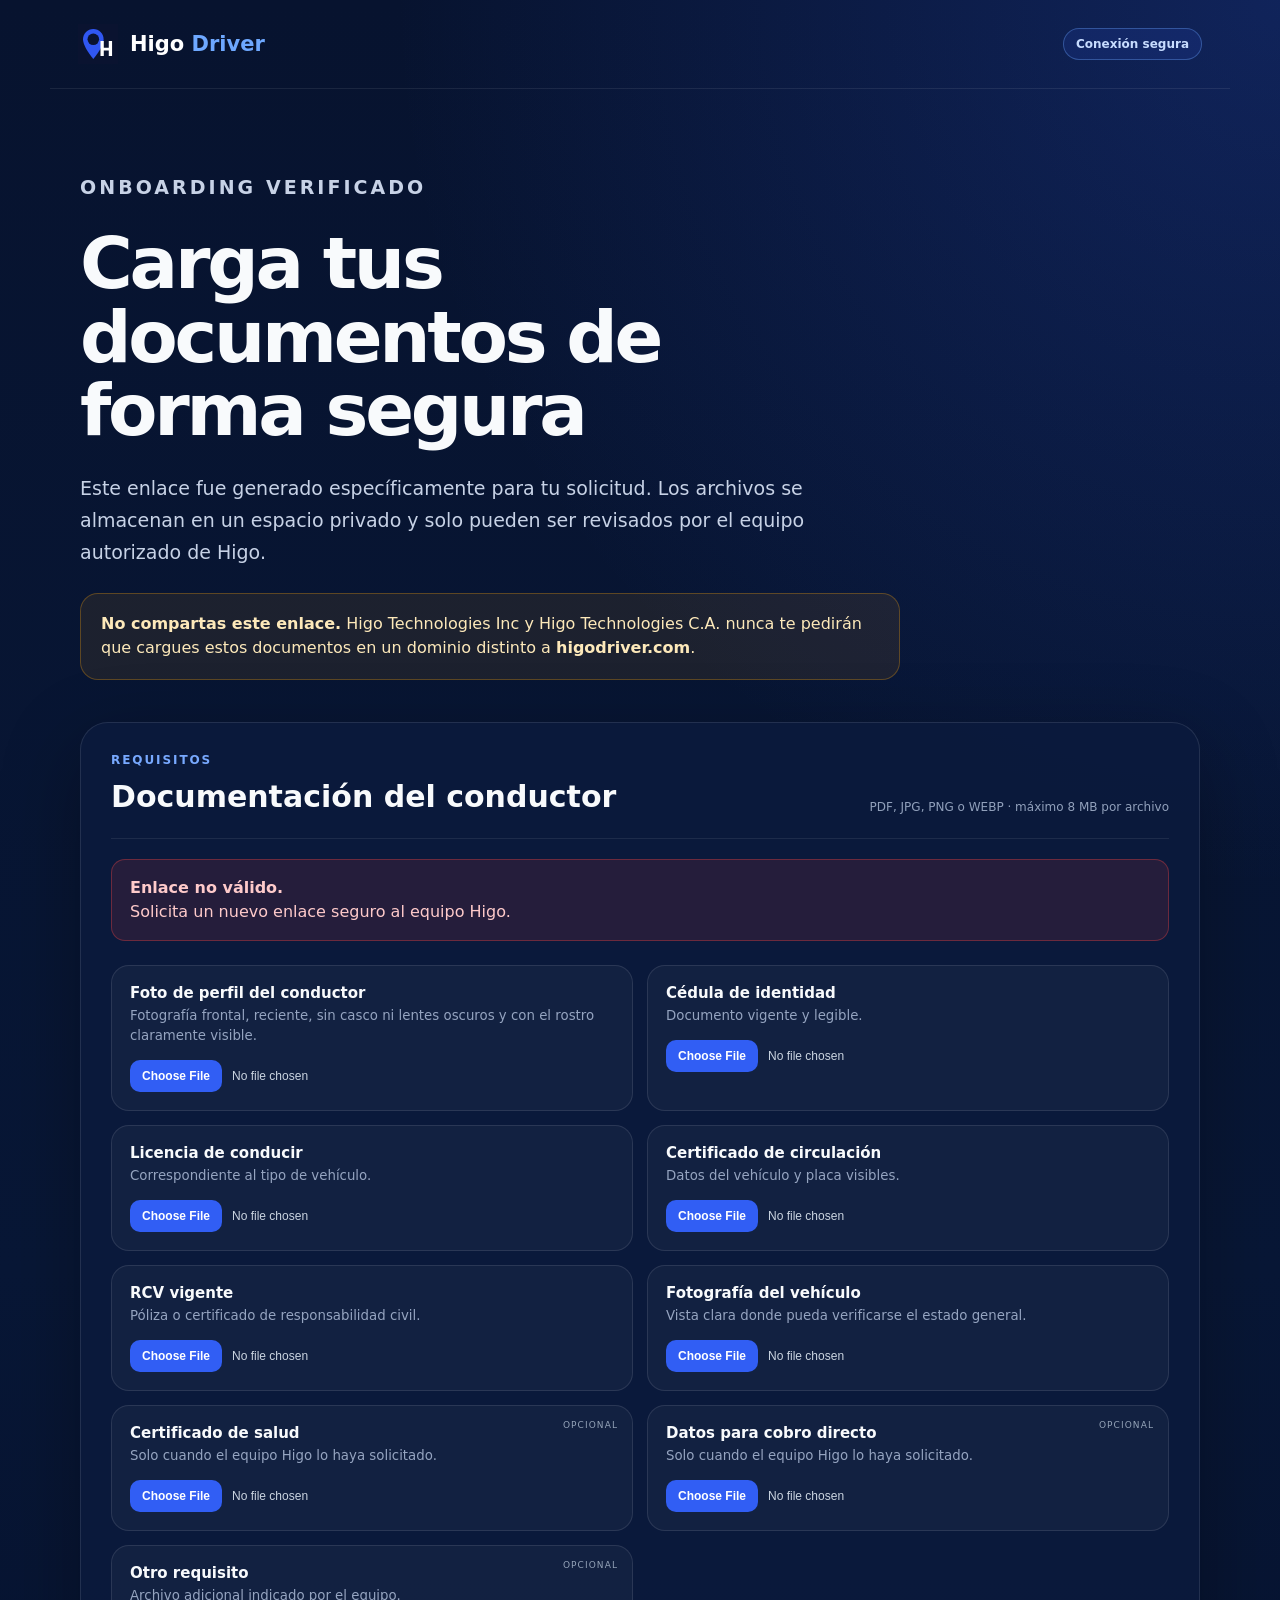
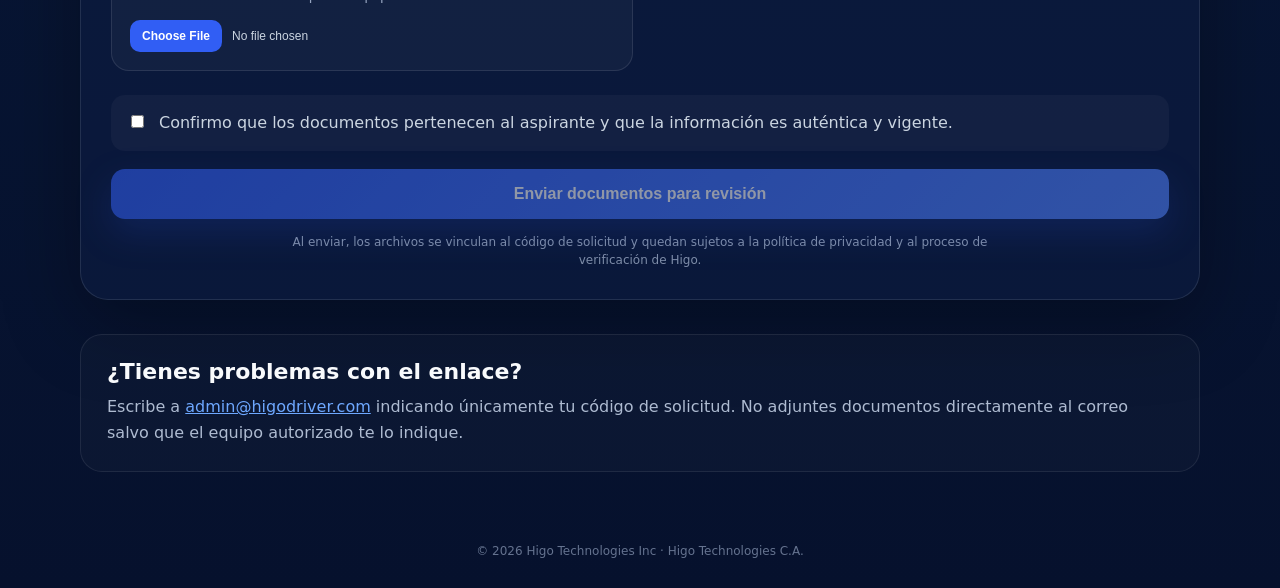
<file: documents/index.html>
<!DOCTYPE html>
<html lang="es">
<head>
    <meta charset="UTF-8">
    <meta name="viewport" content="width=device-width, initial-scale=1">
    <title>Carga segura de documentos · Higo Driver</title>
    <meta name="robots" content="noindex,nofollow,noarchive">
    <meta name="theme-color" content="#07132f">
    <link rel="icon" type="image/svg+xml" href="/assets/logo.svg?v=20260724b">
    <link rel="stylesheet" href="/assets/documents.css?v=20260804a">
    <script src="/assets/documents.js?v=20260804b" defer></script>
</head>
<body>
    <header class="header">
        <a class="brand" href="/" aria-label="Volver a Higo Driver">
            <img src="/assets/logo.svg?v=20260724b" alt="" width="40" height="40">
            <span>Higo <strong>Driver</strong></span>
        </a>
        <span class="secure-badge">Conexión segura</span>
    </header>

    <main class="page">
        <section class="intro">
            <p class="eyebrow">Onboarding verificado</p>
            <h1>Carga tus documentos de forma segura</h1>
            <p>Este enlace fue generado específicamente para tu solicitud. Los archivos se almacenan en un espacio privado y solo pueden ser revisados por el equipo autorizado de Higo.</p>
            <div class="notice"><strong>No compartas este enlace.</strong> Higo Technologies Inc y Higo Technologies C.A. nunca te pedirán que cargues estos documentos en un dominio distinto a <strong>higodriver.com</strong>.</div>
        </section>

        <section class="card" aria-labelledby="formTitle">
            <div class="card-head">
                <div>
                    <p class="eyebrow">Requisitos</p>
                    <h2 id="formTitle">Documentación del conductor</h2>
                </div>
                <span>PDF, JPG, PNG o WEBP · máximo 8 MB por archivo</span>
            </div>

            <div id="pageMessage" class="message" role="status" aria-live="polite"></div>

            <form id="documentsForm" enctype="multipart/form-data" novalidate>
                <div class="grid">
                    <label class="upload-field">
                        <span><strong>Foto de perfil del conductor</strong><small>Fotografía frontal, reciente, sin casco ni lentes oscuros y con el rostro claramente visible.</small></span>
                        <input type="file" name="profile_photo" accept="image/jpeg,image/png,image/webp" required>
                    </label>
                    <label class="upload-field">
                        <span><strong>Cédula de identidad</strong><small>Documento vigente y legible.</small></span>
                        <input type="file" name="identity" accept="image/jpeg,image/png,image/webp,application/pdf" required>
                    </label>
                    <label class="upload-field">
                        <span><strong>Licencia de conducir</strong><small>Correspondiente al tipo de vehículo.</small></span>
                        <input type="file" name="driver_license" accept="image/jpeg,image/png,image/webp,application/pdf" required>
                    </label>
                    <label class="upload-field">
                        <span><strong>Certificado de circulación</strong><small>Datos del vehículo y placa visibles.</small></span>
                        <input type="file" name="vehicle_registration" accept="image/jpeg,image/png,image/webp,application/pdf" required>
                    </label>
                    <label class="upload-field">
                        <span><strong>RCV vigente</strong><small>Póliza o certificado de responsabilidad civil.</small></span>
                        <input type="file" name="rcv" accept="image/jpeg,image/png,image/webp,application/pdf" required>
                    </label>
                    <label class="upload-field">
                        <span><strong>Fotografía del vehículo</strong><small>Vista clara donde pueda verificarse el estado general.</small></span>
                        <input type="file" name="vehicle_photo" accept="image/jpeg,image/png,image/webp" required>
                    </label>
                    <label class="upload-field optional">
                        <span><strong>Certificado de salud</strong><small>Solo cuando el equipo Higo lo haya solicitado.</small></span>
                        <input type="file" name="health_certificate" accept="image/jpeg,image/png,image/webp,application/pdf">
                    </label>
                    <label class="upload-field optional">
                        <span><strong>Datos para cobro directo</strong><small>Solo cuando el equipo Higo lo haya solicitado.</small></span>
                        <input type="file" name="payment_details" accept="image/jpeg,image/png,image/webp,application/pdf">
                    </label>
                    <label class="upload-field optional">
                        <span><strong>Otro requisito</strong><small>Archivo adicional indicado por el equipo.</small></span>
                        <input type="file" name="other" accept="image/jpeg,image/png,image/webp,application/pdf">
                    </label>
                </div>

                <label class="confirm">
                    <input type="checkbox" id="confirmAccuracy" required>
                    <span>Confirmo que los documentos pertenecen al aspirante y que la información es auténtica y vigente.</span>
                </label>

                <button id="submitDocuments" type="submit">Enviar documentos para revisión</button>
                <p class="privacy">Al enviar, los archivos se vinculan al código de solicitud y quedan sujetos a la política de privacidad y al proceso de verificación de Higo.</p>
            </form>
        </section>

        <section class="help">
            <h2>¿Tienes problemas con el enlace?</h2>
            <p>Escribe a <a href="mailto:admin@higodriver.com">admin@higodriver.com</a> indicando únicamente tu código de solicitud. No adjuntes documentos directamente al correo salvo que el equipo autorizado te lo indique.</p>
        </section>
    </main>

    <footer>© 2026 Higo Technologies Inc · Higo Technologies C.A.</footer>
</body>
</html>
</file>
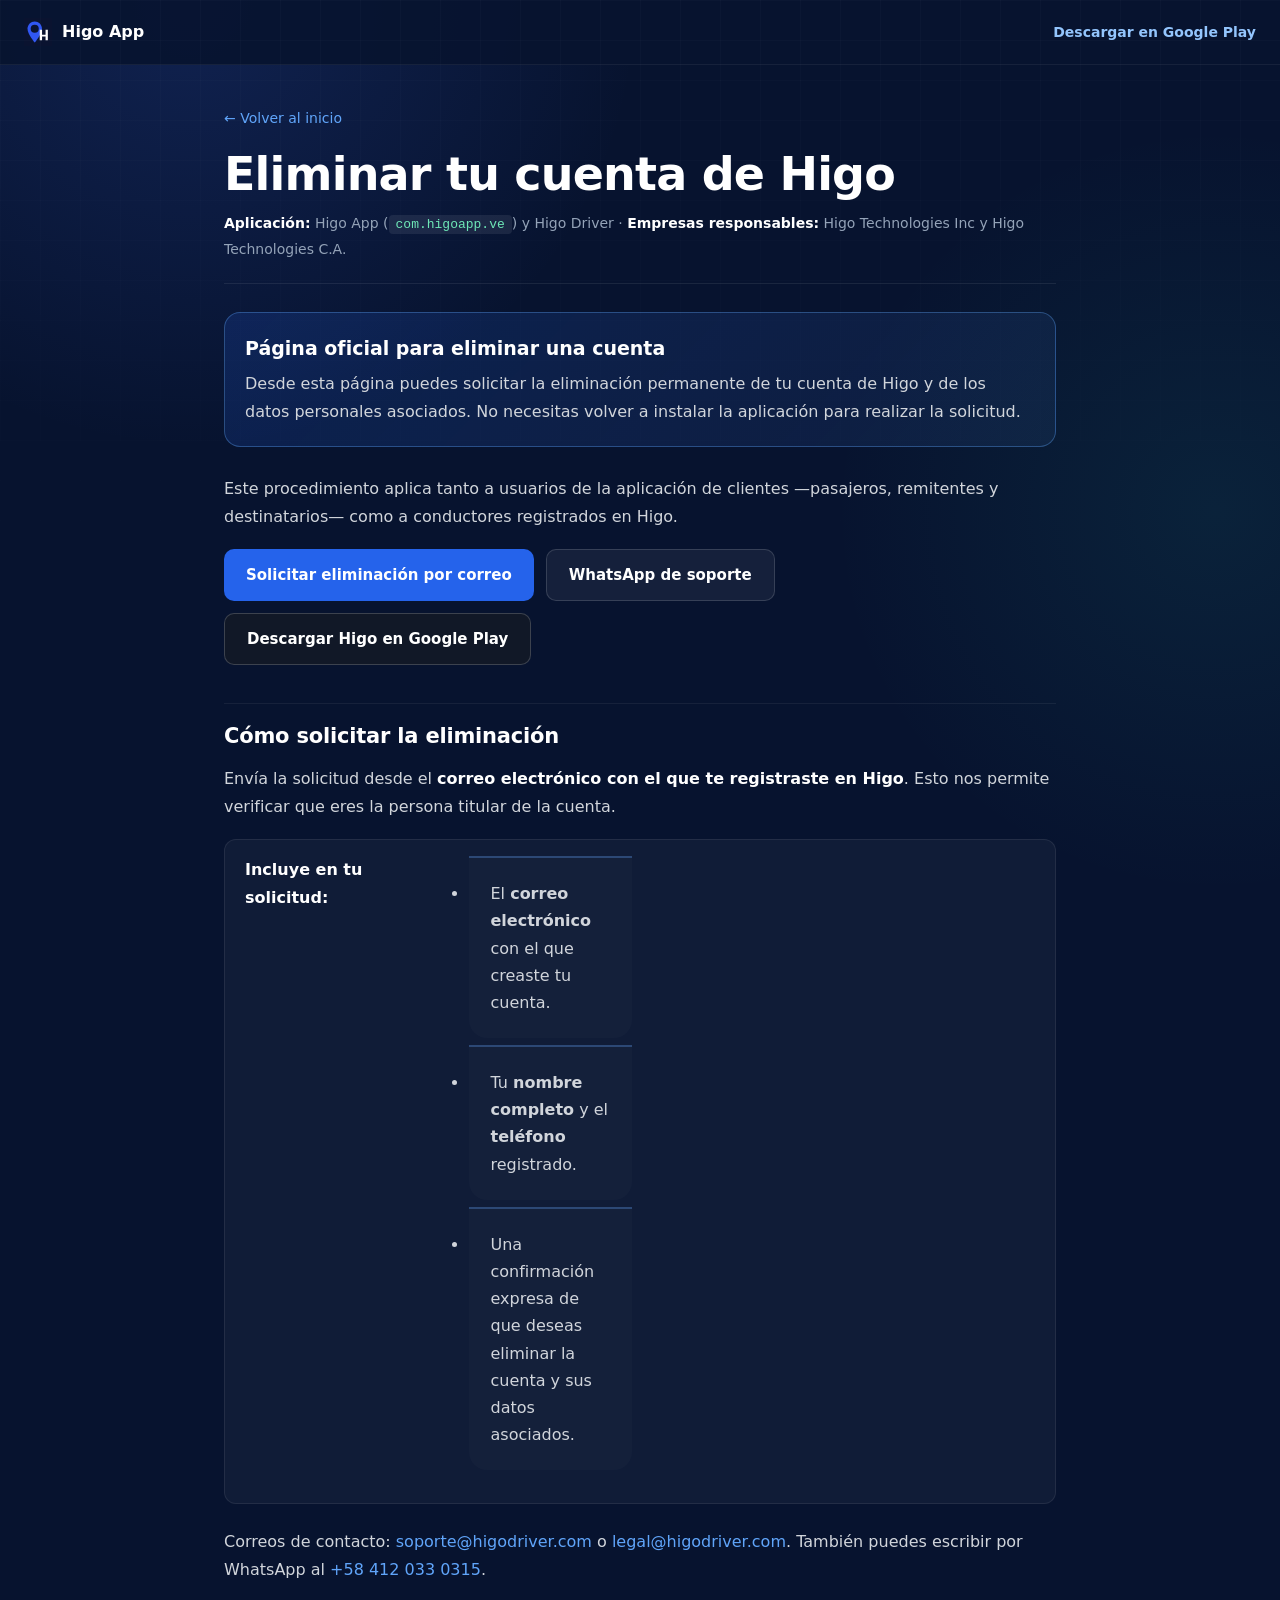
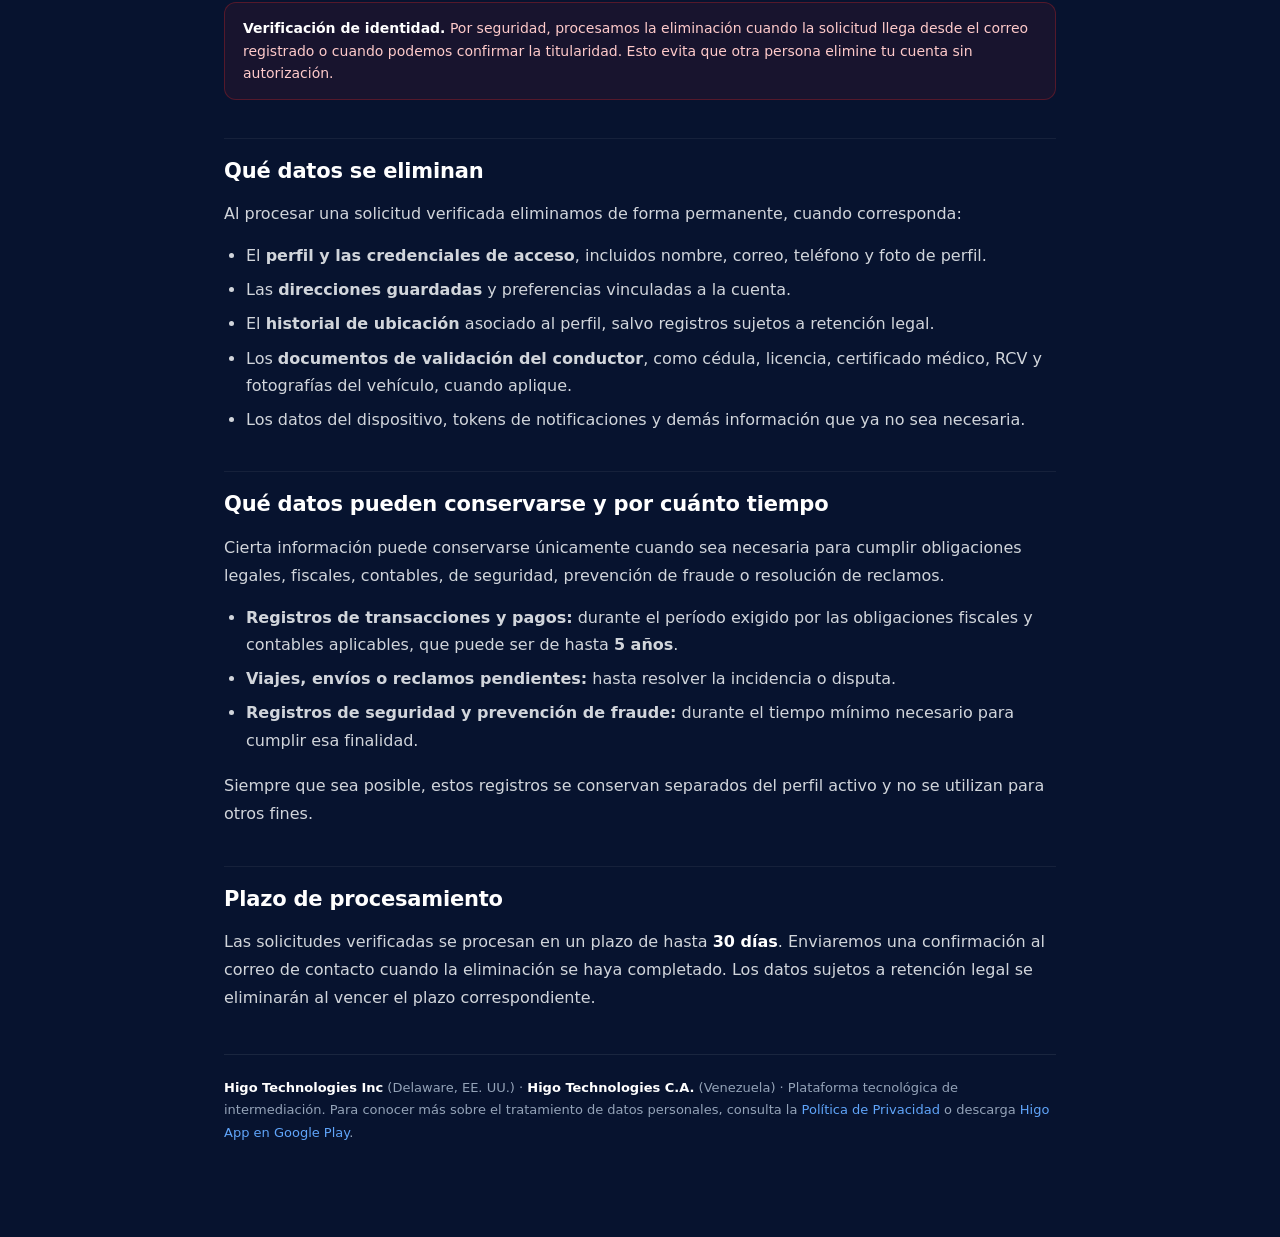
<file: eliminar-cuenta/index.html>
<!DOCTYPE html>
<html lang="es">
<head>
    <meta charset="UTF-8">
    <meta name="viewport" content="width=device-width, initial-scale=1">
    <title>Eliminar cuenta y datos · Higo App</title>
    <meta name="description" content="Página oficial para solicitar la eliminación de una cuenta de Higo App y de los datos personales asociados. Incluye el proceso, los plazos y los datos que pueden conservarse por obligación legal.">
    <meta name="author" content="Higo Technologies Inc · Higo Technologies C.A.">
    <meta name="theme-color" content="#0A1330">
    <meta name="robots" content="index,follow">

    <meta property="og:type" content="article">
    <meta property="og:title" content="Eliminar cuenta y datos · Higo App">
    <meta property="og:description" content="Solicita la eliminación de tu cuenta de Higo y de los datos personales asociados.">
    <meta property="og:url" content="https://higodriver.com/privacys/">
    <meta property="og:image" content="https://higodriver.com/assets/logo.svg">
    <meta property="og:locale" content="es_VE">

    <link rel="canonical" href="https://higodriver.com/privacys/">
    <link rel="icon" type="image/svg+xml" href="/assets/logo.svg?v=20260724c">
    <link rel="stylesheet" href="/assets/style.css?v=20260724c">

    <style>
        .legal-wrap {
            max-width: 880px;
            margin: 0 auto;
            padding: 40px 24px 80px;
            color: #e5e7eb;
        }
        .legal-wrap .crumb {
            display: inline-flex;
            align-items: center;
            gap: 8px;
            color: #60A5FA;
            text-decoration: none;
            font-size: 14px;
            margin-bottom: 20px;
        }
        .legal-wrap h1 {
            font-size: clamp(30px, 5vw, 46px);
            line-height: 1.12;
            margin: 0 0 10px;
            color: #fff;
            letter-spacing: -0.8px;
        }
        .legal-wrap .meta {
            color: #94a3b8;
            font-size: 14px;
            margin-bottom: 28px;
            border-bottom: 1px solid rgba(255,255,255,0.08);
            padding-bottom: 22px;
        }
        .legal-wrap h2 {
            font-size: 21px;
            color: #fff;
            margin: 38px 0 12px;
            padding-top: 16px;
            border-top: 1px solid rgba(255,255,255,0.06);
            letter-spacing: -0.2px;
        }
        .legal-wrap p {
            font-size: 16px;
            line-height: 1.75;
            color: #d1d5db;
            margin: 0 0 14px;
        }
        .legal-wrap p strong { color: #fff; }
        .legal-wrap ul {
            padding-left: 22px;
            margin: 0 0 18px;
        }
        .legal-wrap li {
            font-size: 16px;
            line-height: 1.7;
            color: #d1d5db;
            margin-bottom: 7px;
        }
        .legal-wrap code {
            background: rgba(255,255,255,0.08);
            color: #6ee7b7;
            padding: 2px 7px;
            border-radius: 4px;
            font-size: 13px;
        }
        .official-card {
            background: linear-gradient(135deg, rgba(37,99,235,0.18), rgba(96,165,250,0.08));
            border: 1px solid rgba(96,165,250,0.35);
            border-radius: 16px;
            padding: 20px;
            margin: 18px 0 28px;
        }
        .official-card strong {
            display: block;
            color: #fff;
            font-size: 19px;
            margin-bottom: 6px;
        }
        .official-card p { margin: 0; }
        .legal-wrap .callout {
            background: rgba(220, 38, 38, 0.08);
            border: 1px solid rgba(220, 38, 38, 0.30);
            border-radius: 12px;
            padding: 14px 18px;
            margin: 18px 0;
            font-size: 14px;
            color: #fecaca;
        }
        .legal-wrap .callout strong { color: #fff; }
        .actions {
            display: flex;
            flex-wrap: wrap;
            gap: 12px;
            margin: 18px 0 8px;
        }
        .legal-wrap .cta {
            display: inline-flex;
            align-items: center;
            justify-content: center;
            min-height: 48px;
            background: #2563EB;
            color: #fff;
            text-decoration: none;
            font-weight: 700;
            font-size: 15px;
            padding: 13px 22px;
            border-radius: 10px;
        }
        .legal-wrap .cta.alt {
            background: rgba(255,255,255,0.06);
            border: 1px solid rgba(255,255,255,0.14);
        }
        .legal-wrap .cta.play {
            background: #111827;
            border: 1px solid rgba(255,255,255,0.18);
        }
        .legal-wrap .steps {
            background: rgba(255,255,255,0.04);
            border: 1px solid rgba(255,255,255,0.08);
            border-radius: 12px;
            padding: 16px 20px 8px;
            margin: 18px 0 24px;
        }
        .legal-wrap .signoff {
            margin-top: 42px;
            padding-top: 22px;
            border-top: 1px solid rgba(255,255,255,0.08);
            font-size: 13px;
            color: #94a3b8;
            line-height: 1.7;
        }
        .legal-wrap .signoff a { color: #60A5FA; text-decoration: none; }
        .top-nav {
            padding: 18px 24px;
            display: flex;
            align-items: center;
            justify-content: space-between;
            gap: 16px;
            border-bottom: 1px solid rgba(255,255,255,0.06);
        }
        .top-nav img { width: 28px; height: 28px; }
        .top-nav strong { color: #fff; font-size: 16px; }
        .top-nav .play-link { color: #93c5fd; text-decoration: none; font-weight: 700; font-size: 14px; }
        @media (max-width: 640px) {
            .actions .cta { width: 100%; }
            .top-nav .play-link { display: none; }
        }
    </style>
</head>
<body>

<header class="top-nav">
    <a href="/" style="display:inline-flex;align-items:center;gap:10px;text-decoration:none;color:#fff;">
        <img src="/assets/logo.svg?v=20260724c" alt="Logo Higo">
        <strong>Higo App</strong>
    </a>
    <a class="play-link" href="https://play.google.com/store/apps/details?id=com.higoapp.ve" target="_blank" rel="noopener">Descargar en Google Play</a>
</header>

<main class="legal-wrap">
    <a href="/" class="crumb">← Volver al inicio</a>

    <h1>Eliminar tu cuenta de Higo</h1>
    <p class="meta"><strong>Aplicación:</strong> Higo App (<code>com.higoapp.ve</code>) y Higo Driver · <strong>Empresas responsables:</strong> Higo Technologies Inc y Higo Technologies C.A.</p>

    <div class="official-card">
        <strong>Página oficial para eliminar una cuenta</strong>
        <p>Desde esta página puedes solicitar la eliminación permanente de tu cuenta de Higo y de los datos personales asociados. No necesitas volver a instalar la aplicación para realizar la solicitud.</p>
    </div>

    <p>
        Este procedimiento aplica tanto a usuarios de la aplicación de clientes —pasajeros, remitentes
        y destinatarios— como a conductores registrados en Higo.
    </p>

    <div class="actions" aria-label="Acciones principales">
        <a class="cta" href="mailto:soporte@higodriver.com?subject=Solicitud%20de%20eliminaci%C3%B3n%20de%20cuenta&amp;body=Hola%2C%20solicito%20la%20eliminaci%C3%B3n%20de%20mi%20cuenta%20de%20Higo%20y%20de%20mis%20datos%20asociados.%0A%0ACorreo%20de%20mi%20cuenta%3A%20%0ANombre%20completo%3A%20%0ATel%C3%A9fono%20registrado%3A%20%0A%0AConfirmo%20que%20soy%20el%20titular%20de%20esta%20cuenta.">
            Solicitar eliminación por correo
        </a>
        <a class="cta alt" href="https://wa.me/584120330315?text=Hola%2C%20solicito%20eliminar%20mi%20cuenta%20de%20Higo%20y%20mis%20datos%20asociados." target="_blank" rel="noopener">
            WhatsApp de soporte
        </a>
        <a class="cta play" href="https://play.google.com/store/apps/details?id=com.higoapp.ve" target="_blank" rel="noopener">
            Descargar Higo en Google Play
        </a>
    </div>

    <h2>Cómo solicitar la eliminación</h2>
    <p>
        Envía la solicitud desde el <strong>correo electrónico con el que te registraste en Higo</strong>.
        Esto nos permite verificar que eres la persona titular de la cuenta.
    </p>

    <div class="steps">
        <p><strong>Incluye en tu solicitud:</strong></p>
        <ul>
            <li>El <strong>correo electrónico</strong> con el que creaste tu cuenta.</li>
            <li>Tu <strong>nombre completo</strong> y el <strong>teléfono</strong> registrado.</li>
            <li>Una confirmación expresa de que deseas eliminar la cuenta y sus datos asociados.</li>
        </ul>
    </div>

    <p>
        Correos de contacto: <a href="mailto:soporte@higodriver.com" style="color:#60A5FA;">soporte@higodriver.com</a>
        o <a href="mailto:legal@higodriver.com" style="color:#60A5FA;">legal@higodriver.com</a>.
        También puedes escribir por WhatsApp al
        <a href="https://wa.me/584120330315" style="color:#60A5FA;" target="_blank" rel="noopener">+58 412 033 0315</a>.
    </p>

    <div class="callout">
        <strong>Verificación de identidad.</strong> Por seguridad, procesamos la eliminación cuando la
        solicitud llega desde el correo registrado o cuando podemos confirmar la titularidad. Esto evita
        que otra persona elimine tu cuenta sin autorización.
    </div>

    <h2>Qué datos se eliminan</h2>
    <p>Al procesar una solicitud verificada eliminamos de forma permanente, cuando corresponda:</p>
    <ul>
        <li>El <strong>perfil y las credenciales de acceso</strong>, incluidos nombre, correo, teléfono y foto de perfil.</li>
        <li>Las <strong>direcciones guardadas</strong> y preferencias vinculadas a la cuenta.</li>
        <li>El <strong>historial de ubicación</strong> asociado al perfil, salvo registros sujetos a retención legal.</li>
        <li>Los <strong>documentos de validación del conductor</strong>, como cédula, licencia, certificado médico, RCV y fotografías del vehículo, cuando aplique.</li>
        <li>Los datos del dispositivo, tokens de notificaciones y demás información que ya no sea necesaria.</li>
    </ul>

    <h2>Qué datos pueden conservarse y por cuánto tiempo</h2>
    <p>
        Cierta información puede conservarse únicamente cuando sea necesaria para cumplir obligaciones
        legales, fiscales, contables, de seguridad, prevención de fraude o resolución de reclamos.
    </p>
    <ul>
        <li><strong>Registros de transacciones y pagos:</strong> durante el período exigido por las obligaciones fiscales y contables aplicables, que puede ser de hasta <strong>5 años</strong>.</li>
        <li><strong>Viajes, envíos o reclamos pendientes:</strong> hasta resolver la incidencia o disputa.</li>
        <li><strong>Registros de seguridad y prevención de fraude:</strong> durante el tiempo mínimo necesario para cumplir esa finalidad.</li>
    </ul>
    <p>Siempre que sea posible, estos registros se conservan separados del perfil activo y no se utilizan para otros fines.</p>

    <h2>Plazo de procesamiento</h2>
    <p>
        Las solicitudes verificadas se procesan en un plazo de hasta <strong>30 días</strong>. Enviaremos
        una confirmación al correo de contacto cuando la eliminación se haya completado. Los datos sujetos
        a retención legal se eliminarán al vencer el plazo correspondiente.
    </p>

    <p class="signoff">
        <strong>Higo Technologies Inc</strong> (Delaware, EE. UU.) · <strong>Higo Technologies C.A.</strong>
        (Venezuela) · Plataforma tecnológica de intermediación. Para conocer más sobre el tratamiento de
        datos personales, consulta la <a href="/privacy/">Política de Privacidad</a> o descarga
        <a href="https://play.google.com/store/apps/details?id=com.higoapp.ve" target="_blank" rel="noopener">Higo App en Google Play</a>.
    </p>
</main>

</body>
</html>
</file>
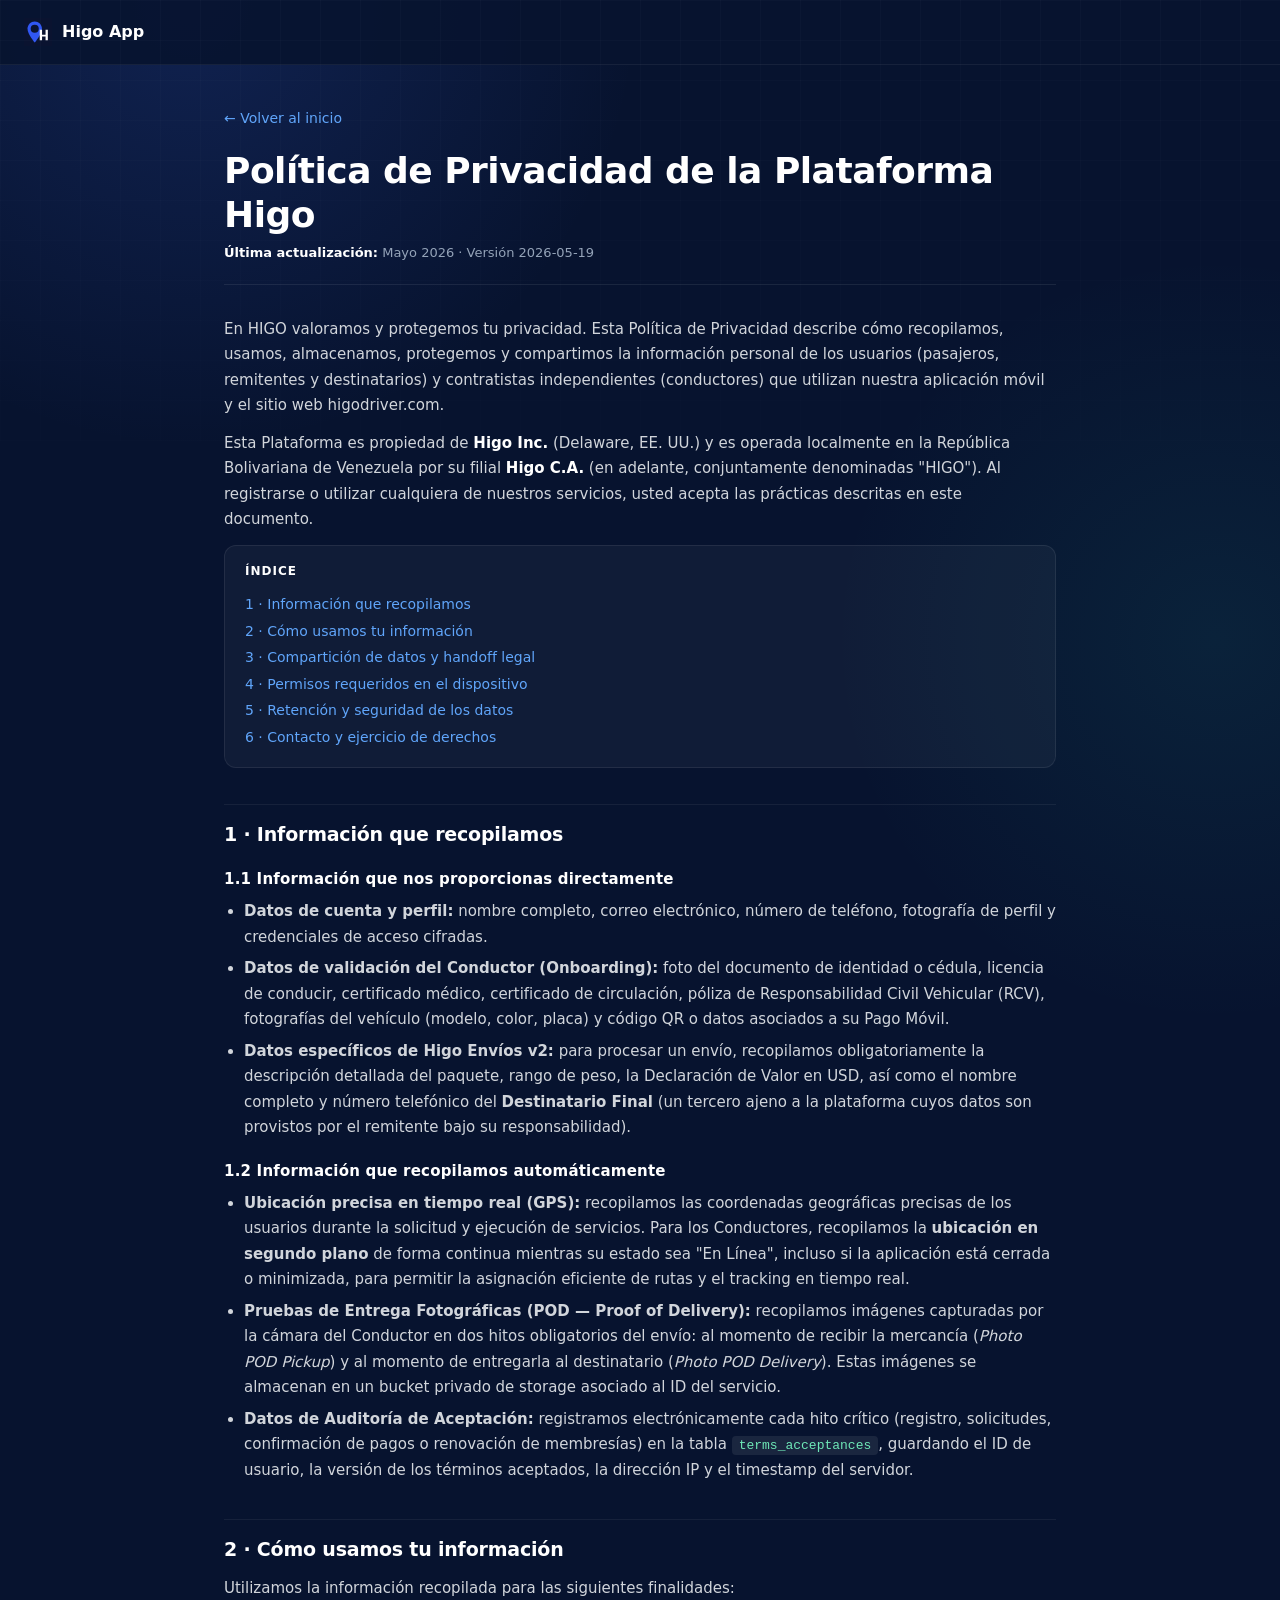
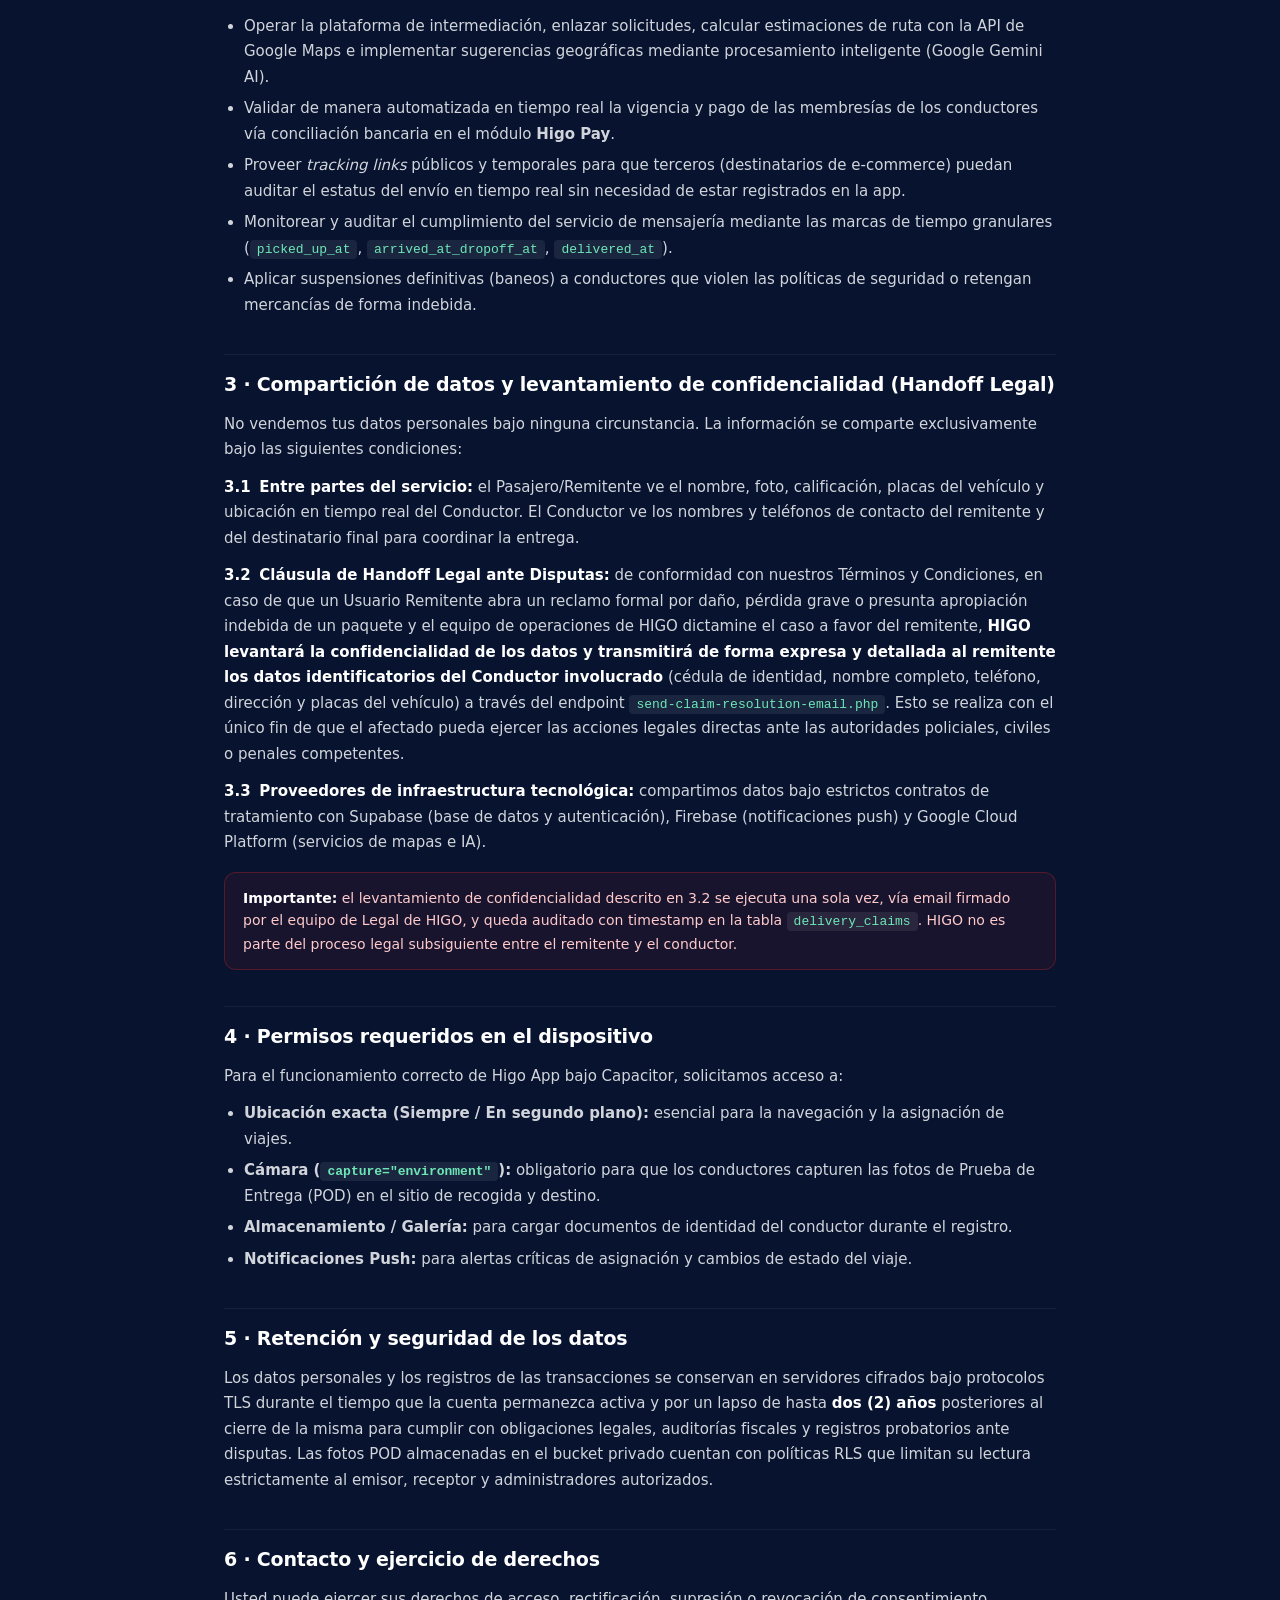
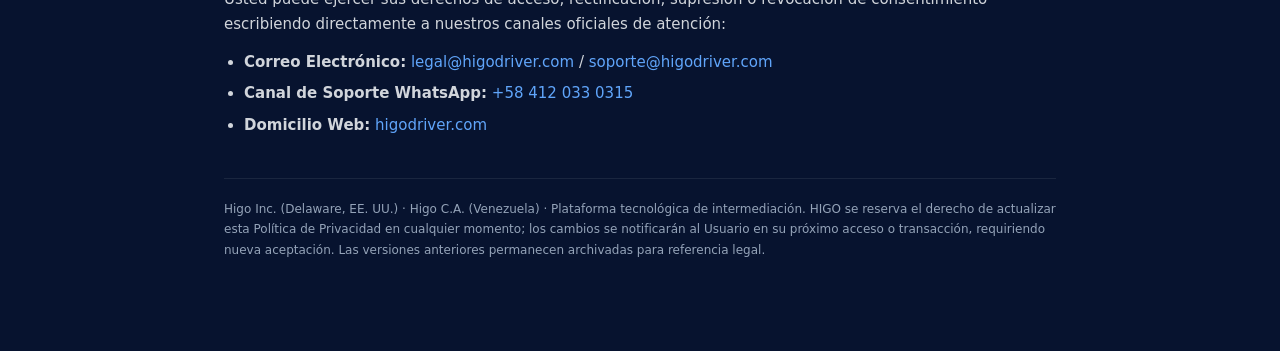
<file: privacy/index.html>
<!DOCTYPE html>
<html lang="es">
<head>
    <meta charset="UTF-8">
    <meta name="viewport" content="width=device-width, initial-scale=1">
    <title>Política de Privacidad · Higo App</title>
    <meta name="description" content="Política de Privacidad de la Plataforma Higo (Higo Inc. · Higo C.A.). Recolección de datos, ubicación GPS, fotos POD, handoff legal y derechos del usuario. Última actualización: Mayo 2026.">
    <meta name="author" content="Higo App">
    <meta name="theme-color" content="#0A1330">
    <meta name="robots" content="index,follow">

    <meta property="og:type" content="article">
    <meta property="og:title" content="Política de Privacidad · Higo App">
    <meta property="og:description" content="Cómo recopilamos, usamos, almacenamos y compartimos tu información en la Plataforma Higo.">
    <meta property="og:url" content="https://higodriver.com/privacy/">
    <meta property="og:image" content="https://higodriver.com/assets/logo.svg">
    <meta property="og:locale" content="es_VE">

    <link rel="canonical" href="https://higodriver.com/privacy/">
    <link rel="icon" type="image/svg+xml" href="/assets/logo.svg">
    <link rel="stylesheet" href="/assets/style.css">

    <style>
        .legal-wrap {
            max-width: 880px;
            margin: 0 auto;
            padding: 40px 24px 80px;
            color: #e5e7eb;
        }
        .legal-wrap .crumb {
            display: inline-flex;
            align-items: center;
            gap: 8px;
            color: #60A5FA;
            text-decoration: none;
            font-size: 14px;
            margin-bottom: 20px;
        }
        .legal-wrap h1 {
            font-size: clamp(26px, 4vw, 36px);
            line-height: 1.2;
            margin: 0 0 6px;
            color: #fff;
            letter-spacing: -0.5px;
        }
        .legal-wrap .meta {
            color: #94a3b8;
            font-size: 13px;
            margin-bottom: 32px;
            border-bottom: 1px solid rgba(255,255,255,0.08);
            padding-bottom: 20px;
        }
        .legal-wrap h2 {
            font-size: 19px;
            color: #fff;
            margin: 36px 0 12px;
            padding-top: 14px;
            border-top: 1px solid rgba(255,255,255,0.06);
            letter-spacing: -0.2px;
        }
        .legal-wrap h3 {
            font-size: 15px;
            color: #fff;
            margin: 18px 0 8px;
            letter-spacing: 0.2px;
        }
        .legal-wrap p {
            font-size: 15px;
            line-height: 1.7;
            color: #d1d5db;
            margin: 0 0 12px;
        }
        .legal-wrap p strong { color: #fff; }
        .legal-wrap ol,
        .legal-wrap ul {
            padding-left: 20px;
            margin: 0 0 16px;
        }
        .legal-wrap li {
            font-size: 15px;
            line-height: 1.7;
            color: #d1d5db;
            margin-bottom: 6px;
        }
        .legal-wrap .clause-num {
            font-weight: 700;
            color: #fff;
            margin-right: 4px;
        }
        .legal-wrap code {
            background: rgba(255,255,255,0.08);
            color: #6ee7b7;
            padding: 2px 7px;
            border-radius: 4px;
            font-size: 13px;
        }
        .legal-wrap .callout {
            background: rgba(220, 38, 38, 0.08);
            border: 1px solid rgba(220, 38, 38, 0.30);
            border-radius: 12px;
            padding: 14px 18px;
            margin: 16px 0;
            font-size: 14px;
            color: #fecaca;
        }
        .legal-wrap .callout strong { color: #fff; }
        .legal-wrap .toc {
            background: rgba(255,255,255,0.04);
            border: 1px solid rgba(255,255,255,0.08);
            border-radius: 12px;
            padding: 16px 20px;
            margin: 0 0 32px;
        }
        .legal-wrap .toc strong {
            display: block;
            color: #fff;
            font-size: 12px;
            letter-spacing: 1px;
            text-transform: uppercase;
            margin-bottom: 10px;
        }
        .legal-wrap .toc a {
            display: block;
            color: #60A5FA;
            text-decoration: none;
            font-size: 14px;
            line-height: 1.9;
        }
        .legal-wrap .toc a:hover { text-decoration: underline; }
        .legal-wrap .signoff {
            margin-top: 40px;
            padding-top: 20px;
            border-top: 1px solid rgba(255,255,255,0.08);
            font-size: 12px;
            color: #94a3b8;
            line-height: 1.7;
        }
        .legal-wrap .signoff a {
            color: #60A5FA;
            text-decoration: none;
        }
        .top-nav {
            padding: 18px 24px;
            display: flex;
            align-items: center;
            gap: 12px;
            border-bottom: 1px solid rgba(255,255,255,0.06);
        }
        .top-nav img { width: 28px; height: 28px; }
        .top-nav strong { color: #fff; font-size: 16px; }
    </style>
</head>
<body>

<header class="top-nav">
    <a href="/" style="display:inline-flex;align-items:center;gap:10px;text-decoration:none;color:#fff;">
        <img src="/assets/logo.svg" alt="Logo Higo">
        <strong>Higo App</strong>
    </a>
</header>

<main class="legal-wrap">
    <a href="/" class="crumb">← Volver al inicio</a>

    <h1>Política de Privacidad de la Plataforma Higo</h1>
    <p class="meta"><strong>Última actualización:</strong> Mayo 2026 · Versión 2026-05-19</p>

    <p>
        En HIGO valoramos y protegemos tu privacidad. Esta Política de Privacidad describe cómo
        recopilamos, usamos, almacenamos, protegemos y compartimos la información personal de
        los usuarios (pasajeros, remitentes y destinatarios) y contratistas independientes
        (conductores) que utilizan nuestra aplicación móvil y el sitio web higodriver.com.
    </p>
    <p>
        Esta Plataforma es propiedad de <strong>Higo Inc.</strong> (Delaware, EE. UU.) y es
        operada localmente en la República Bolivariana de Venezuela por su filial
        <strong>Higo C.A.</strong> (en adelante, conjuntamente denominadas "HIGO"). Al
        registrarse o utilizar cualquiera de nuestros servicios, usted acepta las prácticas
        descritas en este documento.
    </p>

    <div class="toc">
        <strong>Índice</strong>
        <a href="#s1">1 · Información que recopilamos</a>
        <a href="#s2">2 · Cómo usamos tu información</a>
        <a href="#s3">3 · Compartición de datos y handoff legal</a>
        <a href="#s4">4 · Permisos requeridos en el dispositivo</a>
        <a href="#s5">5 · Retención y seguridad de los datos</a>
        <a href="#s6">6 · Contacto y ejercicio de derechos</a>
    </div>

    <h2 id="s1">1 · Información que recopilamos</h2>

    <h3>1.1 Información que nos proporcionas directamente</h3>
    <ul>
        <li><strong>Datos de cuenta y perfil:</strong> nombre completo, correo electrónico, número
            de teléfono, fotografía de perfil y credenciales de acceso cifradas.</li>
        <li><strong>Datos de validación del Conductor (Onboarding):</strong> foto del documento
            de identidad o cédula, licencia de conducir, certificado médico, certificado de
            circulación, póliza de Responsabilidad Civil Vehicular (RCV), fotografías del
            vehículo (modelo, color, placa) y código QR o datos asociados a su Pago Móvil.</li>
        <li><strong>Datos específicos de Higo Envíos v2:</strong> para procesar un envío,
            recopilamos obligatoriamente la descripción detallada del paquete, rango de peso,
            la Declaración de Valor en USD, así como el nombre completo y número telefónico
            del <strong>Destinatario Final</strong> (un tercero ajeno a la plataforma cuyos
            datos son provistos por el remitente bajo su responsabilidad).</li>
    </ul>

    <h3>1.2 Información que recopilamos automáticamente</h3>
    <ul>
        <li><strong>Ubicación precisa en tiempo real (GPS):</strong> recopilamos las coordenadas
            geográficas precisas de los usuarios durante la solicitud y ejecución de servicios.
            Para los Conductores, recopilamos la <strong>ubicación en segundo plano</strong> de
            forma continua mientras su estado sea "En Línea", incluso si la aplicación está
            cerrada o minimizada, para permitir la asignación eficiente de rutas y el tracking
            en tiempo real.</li>
        <li><strong>Pruebas de Entrega Fotográficas (POD — Proof of Delivery):</strong>
            recopilamos imágenes capturadas por la cámara del Conductor en dos hitos
            obligatorios del envío: al momento de recibir la mercancía
            (<em>Photo POD Pickup</em>) y al momento de entregarla al destinatario
            (<em>Photo POD Delivery</em>). Estas imágenes se almacenan en un bucket privado de
            storage asociado al ID del servicio.</li>
        <li><strong>Datos de Auditoría de Aceptación:</strong> registramos electrónicamente
            cada hito crítico (registro, solicitudes, confirmación de pagos o renovación de
            membresías) en la tabla <code>terms_acceptances</code>, guardando el ID de usuario,
            la versión de los términos aceptados, la dirección IP y el timestamp del servidor.</li>
    </ul>

    <h2 id="s2">2 · Cómo usamos tu información</h2>
    <p>Utilizamos la información recopilada para las siguientes finalidades:</p>
    <ul>
        <li>Operar la plataforma de intermediación, enlazar solicitudes, calcular estimaciones
            de ruta con la API de Google Maps e implementar sugerencias geográficas mediante
            procesamiento inteligente (Google Gemini AI).</li>
        <li>Validar de manera automatizada en tiempo real la vigencia y pago de las membresías
            de los conductores vía conciliación bancaria en el módulo <strong>Higo Pay</strong>.</li>
        <li>Proveer <em>tracking links</em> públicos y temporales para que terceros
            (destinatarios de e-commerce) puedan auditar el estatus del envío en tiempo real
            sin necesidad de estar registrados en la app.</li>
        <li>Monitorear y auditar el cumplimiento del servicio de mensajería mediante las marcas
            de tiempo granulares (<code>picked_up_at</code>, <code>arrived_at_dropoff_at</code>,
            <code>delivered_at</code>).</li>
        <li>Aplicar suspensiones definitivas (baneos) a conductores que violen las políticas
            de seguridad o retengan mercancías de forma indebida.</li>
    </ul>

    <h2 id="s3">3 · Compartición de datos y levantamiento de confidencialidad (Handoff Legal)</h2>
    <p>
        No vendemos tus datos personales bajo ninguna circunstancia. La información se comparte
        exclusivamente bajo las siguientes condiciones:
    </p>
    <p>
        <span class="clause-num">3.1</span> <strong>Entre partes del servicio:</strong>
        el Pasajero/Remitente ve el nombre, foto, calificación, placas del vehículo y ubicación
        en tiempo real del Conductor. El Conductor ve los nombres y teléfonos de contacto del
        remitente y del destinatario final para coordinar la entrega.
    </p>
    <p>
        <span class="clause-num">3.2</span> <strong>Cláusula de Handoff Legal ante Disputas:</strong>
        de conformidad con nuestros Términos y Condiciones, en caso de que un Usuario Remitente
        abra un reclamo formal por daño, pérdida grave o presunta apropiación indebida de un
        paquete y el equipo de operaciones de HIGO dictamine el caso a favor del remitente,
        <strong>HIGO levantará la confidencialidad de los datos y transmitirá de forma expresa
        y detallada al remitente los datos identificatorios del Conductor involucrado</strong>
        (cédula de identidad, nombre completo, teléfono, dirección y placas del vehículo) a
        través del endpoint <code>send-claim-resolution-email.php</code>. Esto se realiza con
        el único fin de que el afectado pueda ejercer las acciones legales directas ante las
        autoridades policiales, civiles o penales competentes.
    </p>
    <p>
        <span class="clause-num">3.3</span> <strong>Proveedores de infraestructura tecnológica:</strong>
        compartimos datos bajo estrictos contratos de tratamiento con Supabase (base de datos
        y autenticación), Firebase (notificaciones push) y Google Cloud Platform (servicios
        de mapas e IA).
    </p>

    <div class="callout">
        <strong>Importante:</strong> el levantamiento de confidencialidad descrito en 3.2 se
        ejecuta una sola vez, vía email firmado por el equipo de Legal de HIGO, y queda
        auditado con timestamp en la tabla <code>delivery_claims</code>. HIGO no es parte
        del proceso legal subsiguiente entre el remitente y el conductor.
    </div>

    <h2 id="s4">4 · Permisos requeridos en el dispositivo</h2>
    <p>Para el funcionamiento correcto de Higo App bajo Capacitor, solicitamos acceso a:</p>
    <ul>
        <li><strong>Ubicación exacta (Siempre / En segundo plano):</strong> esencial para la
            navegación y la asignación de viajes.</li>
        <li><strong>Cámara (<code>capture="environment"</code>):</strong> obligatorio para que
            los conductores capturen las fotos de Prueba de Entrega (POD) en el sitio de
            recogida y destino.</li>
        <li><strong>Almacenamiento / Galería:</strong> para cargar documentos de identidad del
            conductor durante el registro.</li>
        <li><strong>Notificaciones Push:</strong> para alertas críticas de asignación y cambios
            de estado del viaje.</li>
    </ul>

    <h2 id="s5">5 · Retención y seguridad de los datos</h2>
    <p>
        Los datos personales y los registros de las transacciones se conservan en servidores
        cifrados bajo protocolos TLS durante el tiempo que la cuenta permanezca activa y por
        un lapso de hasta <strong>dos (2) años</strong> posteriores al cierre de la misma para
        cumplir con obligaciones legales, auditorías fiscales y registros probatorios ante
        disputas. Las fotos POD almacenadas en el bucket privado cuentan con políticas RLS que
        limitan su lectura estrictamente al emisor, receptor y administradores autorizados.
    </p>

    <h2 id="s6">6 · Contacto y ejercicio de derechos</h2>
    <p>
        Usted puede ejercer sus derechos de acceso, rectificación, supresión o revocación de
        consentimiento escribiendo directamente a nuestros canales oficiales de atención:
    </p>
    <ul>
        <li><strong>Correo Electrónico:</strong>
            <a href="mailto:legal@higodriver.com" style="color:#60A5FA;">legal@higodriver.com</a> /
            <a href="mailto:soporte@higodriver.com" style="color:#60A5FA;">soporte@higodriver.com</a></li>
        <li><strong>Canal de Soporte WhatsApp:</strong>
            <a href="https://wa.me/584120330315" style="color:#60A5FA;">+58 412 033 0315</a></li>
        <li><strong>Domicilio Web:</strong>
            <a href="https://higodriver.com/" style="color:#60A5FA;">higodriver.com</a></li>
    </ul>

    <p class="signoff">
        Higo Inc. (Delaware, EE. UU.) · Higo C.A. (Venezuela) · Plataforma tecnológica de
        intermediación. HIGO se reserva el derecho de actualizar esta Política de Privacidad
        en cualquier momento; los cambios se notificarán al Usuario en su próximo acceso o
        transacción, requiriendo nueva aceptación. Las versiones anteriores permanecen
        archivadas para referencia legal.
    </p>
</main>

</body>
</html>
</file>
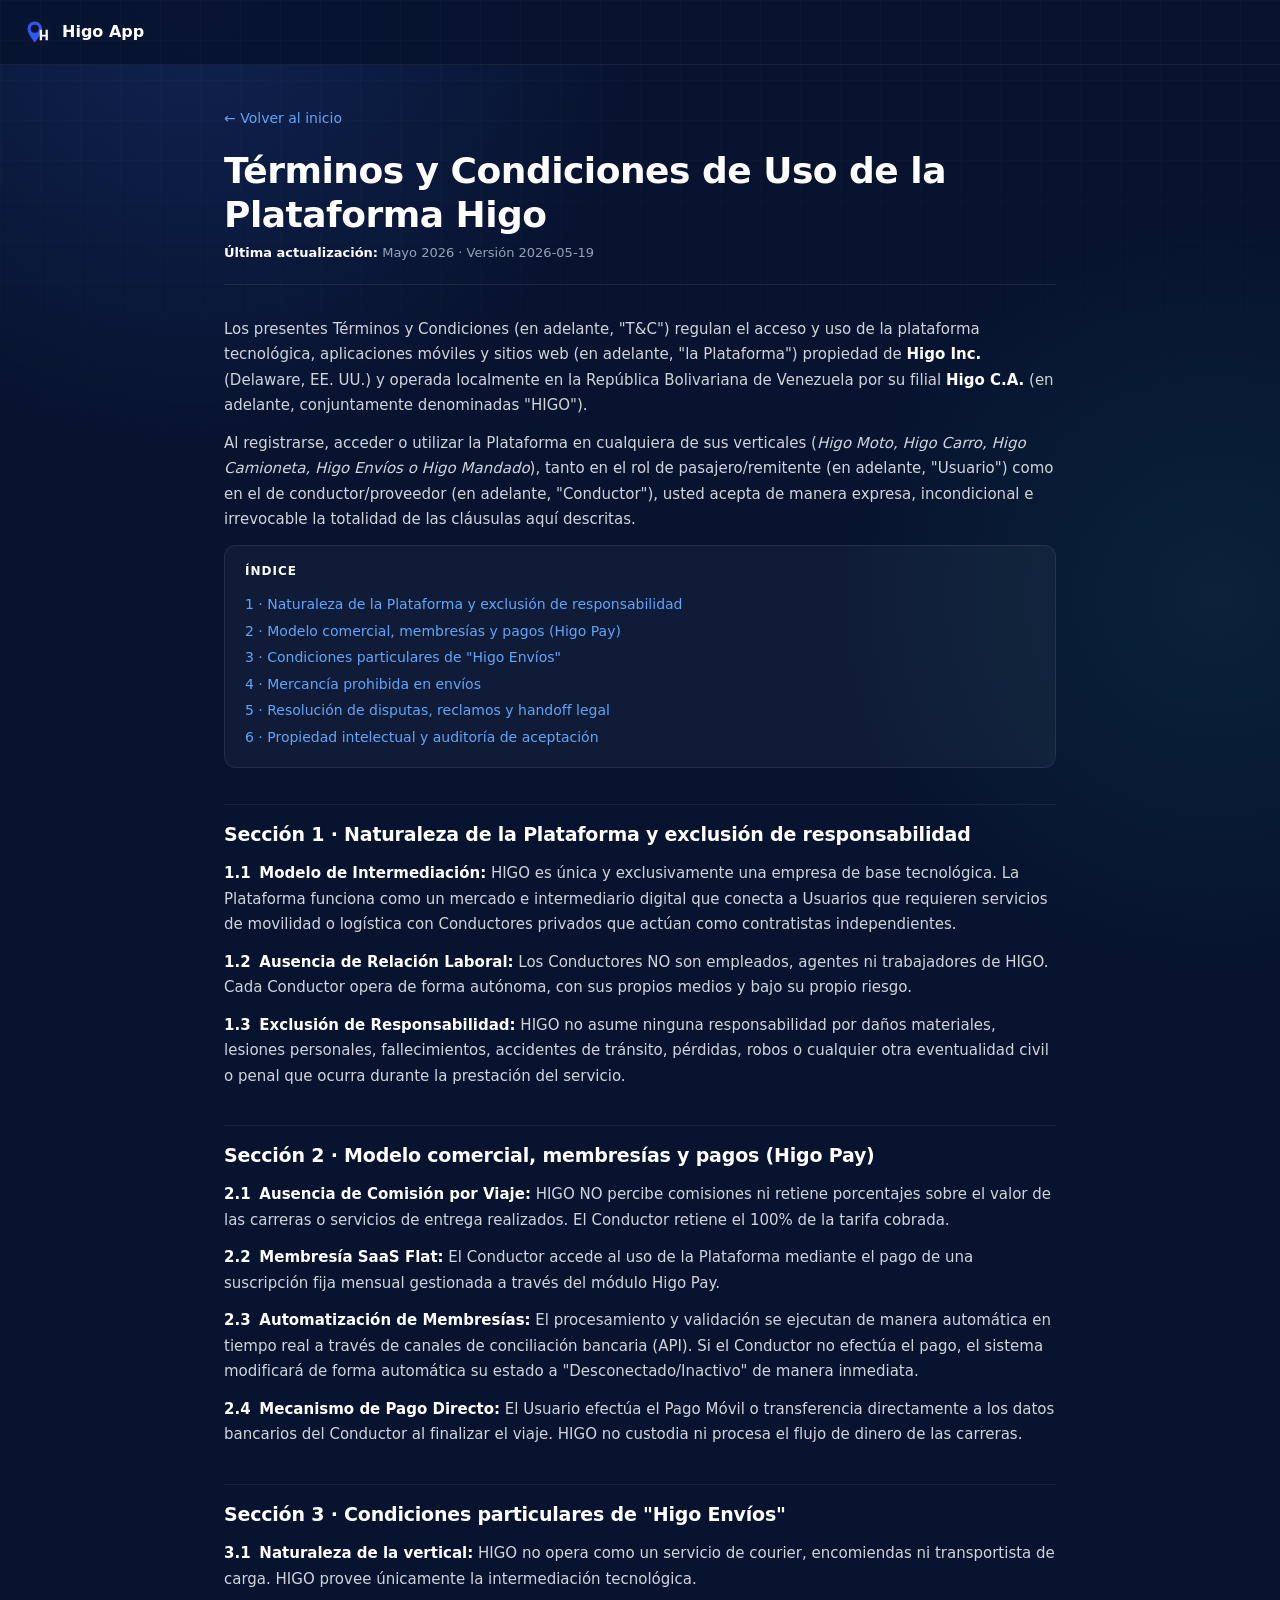
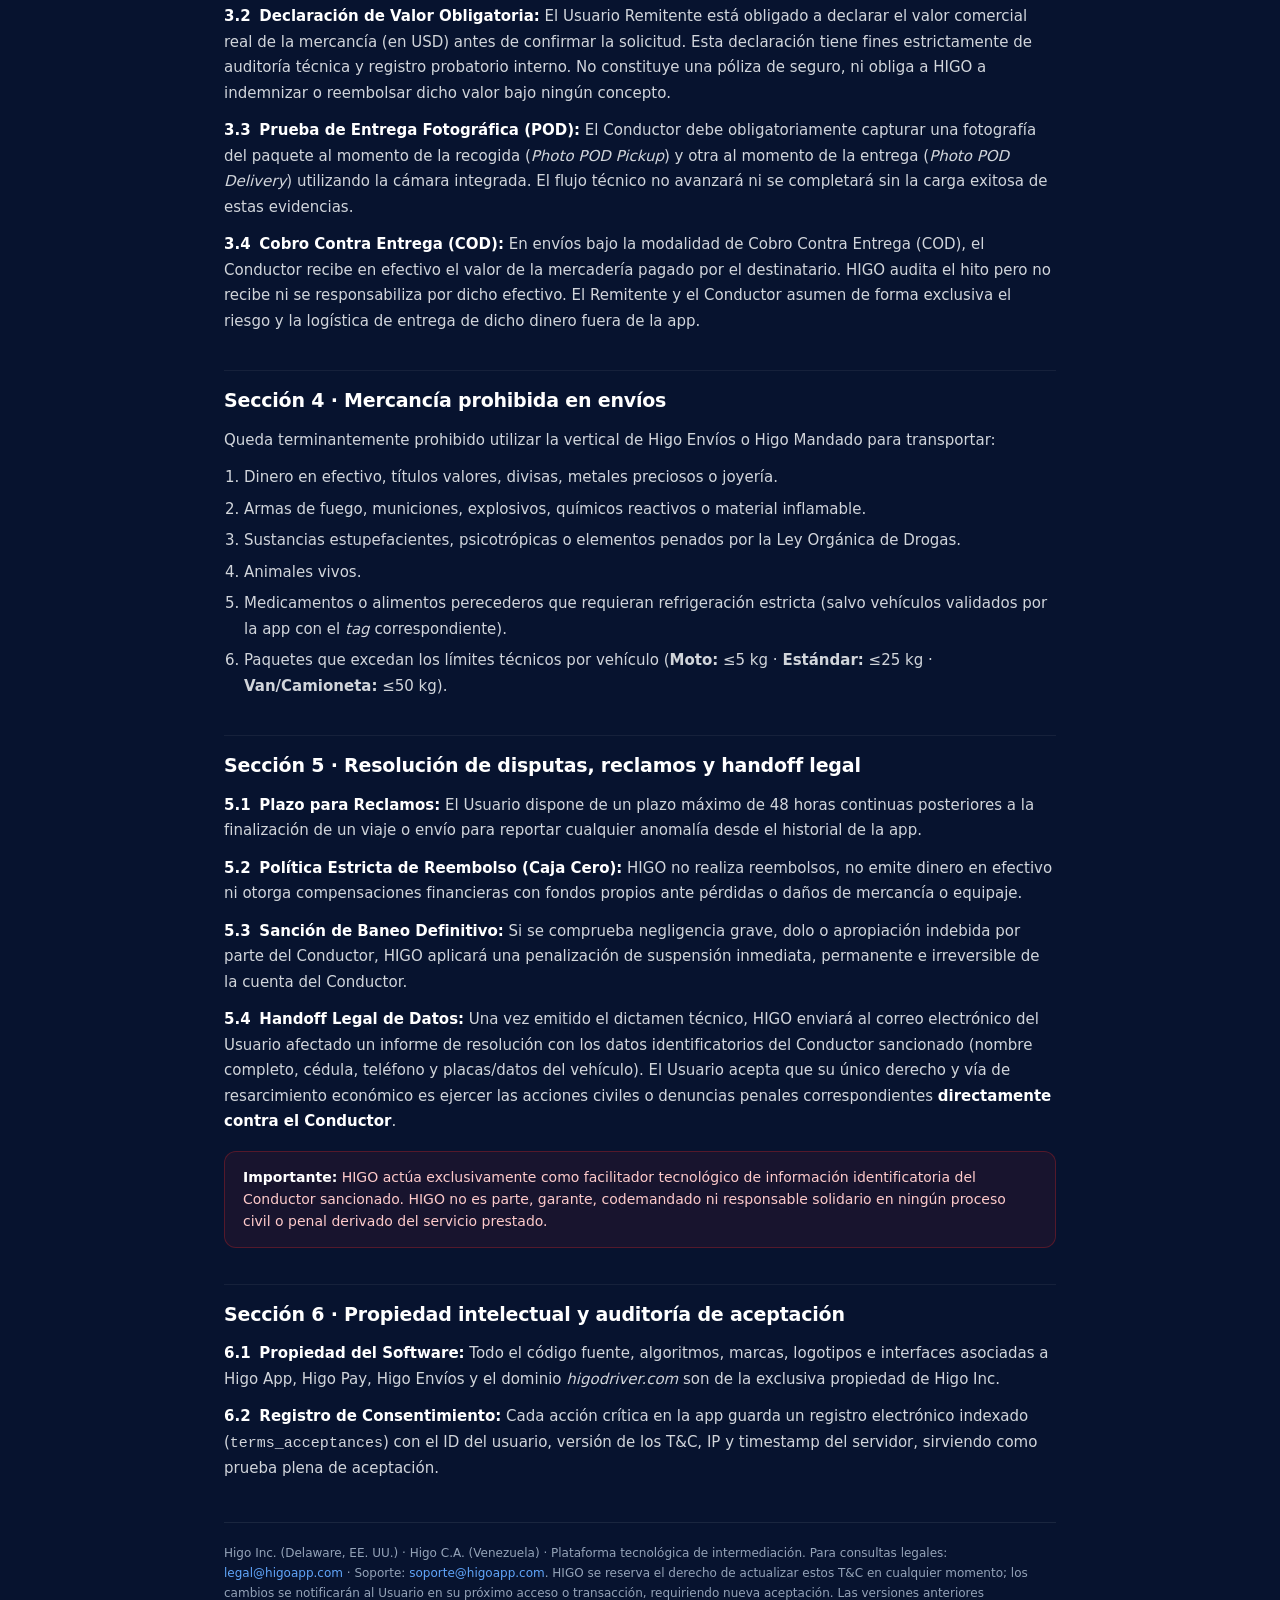
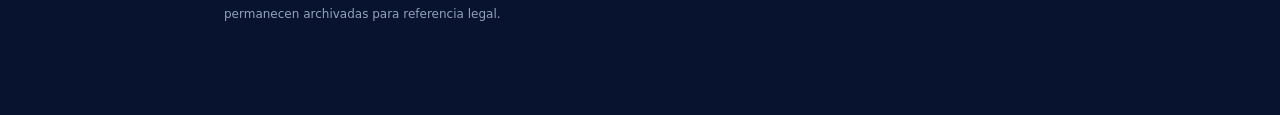
<file: terms-and-conditions/index.html>
<!DOCTYPE html>
<html lang="es">
<head>
    <meta charset="UTF-8">
    <meta name="viewport" content="width=device-width, initial-scale=1">
    <title>Términos y Condiciones · Higo App</title>
    <meta name="description" content="Términos y Condiciones de Uso de la Plataforma Higo (Higo Inc. · Higo C.A.). Movilidad, Higo Pay, Higo Envíos. Última actualización: Mayo 2026.">
    <meta name="author" content="Higo App">
    <meta name="theme-color" content="#0A1330">
    <meta name="robots" content="index,follow">

    <meta property="og:type" content="article">
    <meta property="og:title" content="Términos y Condiciones · Higo App">
    <meta property="og:description" content="Documento legal vigente de la Plataforma Higo (Inc. · C.A.) — Movilidad, Higo Pay, Higo Envíos.">
    <meta property="og:url" content="https://higodriver.com/terms-and-conditions/">
    <meta property="og:image" content="https://higodriver.com/assets/logo.svg">
    <meta property="og:locale" content="es_VE">

    <link rel="canonical" href="https://higodriver.com/terms-and-conditions/">
    <link rel="icon" type="image/svg+xml" href="/assets/logo.svg">
    <link rel="stylesheet" href="/assets/style.css">

    <style>
        .legal-wrap {
            max-width: 880px;
            margin: 0 auto;
            padding: 40px 24px 80px;
            color: #e5e7eb;
        }
        .legal-wrap .crumb {
            display: inline-flex;
            align-items: center;
            gap: 8px;
            color: #60A5FA;
            text-decoration: none;
            font-size: 14px;
            margin-bottom: 20px;
        }
        .legal-wrap h1 {
            font-size: clamp(26px, 4vw, 36px);
            line-height: 1.2;
            margin: 0 0 6px;
            color: #fff;
            letter-spacing: -0.5px;
        }
        .legal-wrap .meta {
            color: #94a3b8;
            font-size: 13px;
            margin-bottom: 32px;
            border-bottom: 1px solid rgba(255,255,255,0.08);
            padding-bottom: 20px;
        }
        .legal-wrap h2 {
            font-size: 19px;
            color: #fff;
            margin: 36px 0 12px;
            padding-top: 14px;
            border-top: 1px solid rgba(255,255,255,0.06);
            letter-spacing: -0.2px;
        }
        .legal-wrap p {
            font-size: 15px;
            line-height: 1.7;
            color: #d1d5db;
            margin: 0 0 12px;
        }
        .legal-wrap p strong {
            color: #fff;
        }
        .legal-wrap ol,
        .legal-wrap ul {
            padding-left: 20px;
            margin: 0 0 16px;
        }
        .legal-wrap li {
            font-size: 15px;
            line-height: 1.7;
            color: #d1d5db;
            margin-bottom: 6px;
        }
        .legal-wrap .clause-num {
            font-weight: 700;
            color: #fff;
            margin-right: 4px;
        }
        .legal-wrap .callout {
            background: rgba(220, 38, 38, 0.08);
            border: 1px solid rgba(220, 38, 38, 0.30);
            border-radius: 12px;
            padding: 14px 18px;
            margin: 16px 0;
            font-size: 14px;
            color: #fecaca;
        }
        .legal-wrap .callout strong { color: #fff; }
        .legal-wrap .toc {
            background: rgba(255,255,255,0.04);
            border: 1px solid rgba(255,255,255,0.08);
            border-radius: 12px;
            padding: 16px 20px;
            margin: 0 0 32px;
        }
        .legal-wrap .toc strong {
            display: block;
            color: #fff;
            font-size: 12px;
            letter-spacing: 1px;
            text-transform: uppercase;
            margin-bottom: 10px;
        }
        .legal-wrap .toc a {
            display: block;
            color: #60A5FA;
            text-decoration: none;
            font-size: 14px;
            line-height: 1.9;
        }
        .legal-wrap .toc a:hover { text-decoration: underline; }
        .legal-wrap .signoff {
            margin-top: 40px;
            padding-top: 20px;
            border-top: 1px solid rgba(255,255,255,0.08);
            font-size: 12px;
            color: #94a3b8;
            line-height: 1.7;
        }
        .legal-wrap .signoff a {
            color: #60A5FA;
            text-decoration: none;
        }
        .top-nav {
            padding: 18px 24px;
            display: flex;
            align-items: center;
            gap: 12px;
            border-bottom: 1px solid rgba(255,255,255,0.06);
        }
        .top-nav img { width: 28px; height: 28px; }
        .top-nav strong { color: #fff; font-size: 16px; }
    </style>
</head>
<body>

<header class="top-nav">
    <a href="/" style="display:inline-flex;align-items:center;gap:10px;text-decoration:none;color:#fff;">
        <img src="/assets/logo.svg" alt="Logo Higo">
        <strong>Higo App</strong>
    </a>
</header>

<main class="legal-wrap">
    <a href="/" class="crumb">← Volver al inicio</a>

    <h1>Términos y Condiciones de Uso de la Plataforma Higo</h1>
    <p class="meta"><strong>Última actualización:</strong> Mayo 2026 · Versión 2026-05-19</p>

    <p>
        Los presentes Términos y Condiciones (en adelante, "T&amp;C") regulan el acceso y uso de la
        plataforma tecnológica, aplicaciones móviles y sitios web (en adelante, "la Plataforma")
        propiedad de <strong>Higo Inc.</strong> (Delaware, EE. UU.) y operada localmente en la
        República Bolivariana de Venezuela por su filial <strong>Higo C.A.</strong> (en adelante,
        conjuntamente denominadas "HIGO").
    </p>
    <p>
        Al registrarse, acceder o utilizar la Plataforma en cualquiera de sus verticales
        (<em>Higo Moto, Higo Carro, Higo Camioneta, Higo Envíos o Higo Mandado</em>), tanto en el
        rol de pasajero/remitente (en adelante, "Usuario") como en el de conductor/proveedor
        (en adelante, "Conductor"), usted acepta de manera expresa, incondicional e irrevocable
        la totalidad de las cláusulas aquí descritas.
    </p>

    <div class="toc">
        <strong>Índice</strong>
        <a href="#s1">1 · Naturaleza de la Plataforma y exclusión de responsabilidad</a>
        <a href="#s2">2 · Modelo comercial, membresías y pagos (Higo Pay)</a>
        <a href="#s3">3 · Condiciones particulares de "Higo Envíos"</a>
        <a href="#s4">4 · Mercancía prohibida en envíos</a>
        <a href="#s5">5 · Resolución de disputas, reclamos y handoff legal</a>
        <a href="#s6">6 · Propiedad intelectual y auditoría de aceptación</a>
    </div>

    <h2 id="s1">Sección 1 · Naturaleza de la Plataforma y exclusión de responsabilidad</h2>
    <p>
        <span class="clause-num">1.1</span> <strong>Modelo de Intermediación:</strong>
        HIGO es única y exclusivamente una empresa de base tecnológica. La Plataforma funciona
        como un mercado e intermediario digital que conecta a Usuarios que requieren servicios
        de movilidad o logística con Conductores privados que actúan como contratistas
        independientes.
    </p>
    <p>
        <span class="clause-num">1.2</span> <strong>Ausencia de Relación Laboral:</strong>
        Los Conductores NO son empleados, agentes ni trabajadores de HIGO. Cada Conductor opera
        de forma autónoma, con sus propios medios y bajo su propio riesgo.
    </p>
    <p>
        <span class="clause-num">1.3</span> <strong>Exclusión de Responsabilidad:</strong>
        HIGO no asume ninguna responsabilidad por daños materiales, lesiones personales,
        fallecimientos, accidentes de tránsito, pérdidas, robos o cualquier otra eventualidad
        civil o penal que ocurra durante la prestación del servicio.
    </p>

    <h2 id="s2">Sección 2 · Modelo comercial, membresías y pagos (Higo Pay)</h2>
    <p>
        <span class="clause-num">2.1</span> <strong>Ausencia de Comisión por Viaje:</strong>
        HIGO NO percibe comisiones ni retiene porcentajes sobre el valor de las carreras o
        servicios de entrega realizados. El Conductor retiene el 100% de la tarifa cobrada.
    </p>
    <p>
        <span class="clause-num">2.2</span> <strong>Membresía SaaS Flat:</strong>
        El Conductor accede al uso de la Plataforma mediante el pago de una suscripción fija
        mensual gestionada a través del módulo Higo Pay.
    </p>
    <p>
        <span class="clause-num">2.3</span> <strong>Automatización de Membresías:</strong>
        El procesamiento y validación se ejecutan de manera automática en tiempo real a través
        de canales de conciliación bancaria (API). Si el Conductor no efectúa el pago, el
        sistema modificará de forma automática su estado a "Desconectado/Inactivo" de manera
        inmediata.
    </p>
    <p>
        <span class="clause-num">2.4</span> <strong>Mecanismo de Pago Directo:</strong>
        El Usuario efectúa el Pago Móvil o transferencia directamente a los datos bancarios del
        Conductor al finalizar el viaje. HIGO no custodia ni procesa el flujo de dinero de las
        carreras.
    </p>

    <h2 id="s3">Sección 3 · Condiciones particulares de "Higo Envíos"</h2>
    <p>
        <span class="clause-num">3.1</span> <strong>Naturaleza de la vertical:</strong>
        HIGO no opera como un servicio de courier, encomiendas ni transportista de carga.
        HIGO provee únicamente la intermediación tecnológica.
    </p>
    <p>
        <span class="clause-num">3.2</span> <strong>Declaración de Valor Obligatoria:</strong>
        El Usuario Remitente está obligado a declarar el valor comercial real de la mercancía
        (en USD) antes de confirmar la solicitud. Esta declaración tiene fines estrictamente de
        auditoría técnica y registro probatorio interno. No constituye una póliza de seguro, ni
        obliga a HIGO a indemnizar o reembolsar dicho valor bajo ningún concepto.
    </p>
    <p>
        <span class="clause-num">3.3</span> <strong>Prueba de Entrega Fotográfica (POD):</strong>
        El Conductor debe obligatoriamente capturar una fotografía del paquete al momento de la
        recogida (<em>Photo POD Pickup</em>) y otra al momento de la entrega
        (<em>Photo POD Delivery</em>) utilizando la cámara integrada. El flujo técnico no
        avanzará ni se completará sin la carga exitosa de estas evidencias.
    </p>
    <p>
        <span class="clause-num">3.4</span> <strong>Cobro Contra Entrega (COD):</strong>
        En envíos bajo la modalidad de Cobro Contra Entrega (COD), el Conductor recibe en
        efectivo el valor de la mercadería pagado por el destinatario. HIGO audita el hito pero
        no recibe ni se responsabiliza por dicho efectivo. El Remitente y el Conductor asumen
        de forma exclusiva el riesgo y la logística de entrega de dicho dinero fuera de la app.
    </p>

    <h2 id="s4">Sección 4 · Mercancía prohibida en envíos</h2>
    <p>
        Queda terminantemente prohibido utilizar la vertical de Higo Envíos o Higo Mandado para
        transportar:
    </p>
    <ol>
        <li>Dinero en efectivo, títulos valores, divisas, metales preciosos o joyería.</li>
        <li>Armas de fuego, municiones, explosivos, químicos reactivos o material inflamable.</li>
        <li>Sustancias estupefacientes, psicotrópicas o elementos penados por la Ley Orgánica
            de Drogas.</li>
        <li>Animales vivos.</li>
        <li>Medicamentos o alimentos perecederos que requieran refrigeración estricta (salvo
            vehículos validados por la app con el <em>tag</em> correspondiente).</li>
        <li>Paquetes que excedan los límites técnicos por vehículo
            (<strong>Moto:</strong> ≤5 kg · <strong>Estándar:</strong> ≤25 kg ·
            <strong>Van/Camioneta:</strong> ≤50 kg).</li>
    </ol>

    <h2 id="s5">Sección 5 · Resolución de disputas, reclamos y handoff legal</h2>
    <p>
        <span class="clause-num">5.1</span> <strong>Plazo para Reclamos:</strong>
        El Usuario dispone de un plazo máximo de 48 horas continuas posteriores a la
        finalización de un viaje o envío para reportar cualquier anomalía desde el historial
        de la app.
    </p>
    <p>
        <span class="clause-num">5.2</span> <strong>Política Estricta de Reembolso (Caja Cero):</strong>
        HIGO no realiza reembolsos, no emite dinero en efectivo ni otorga compensaciones
        financieras con fondos propios ante pérdidas o daños de mercancía o equipaje.
    </p>
    <p>
        <span class="clause-num">5.3</span> <strong>Sanción de Baneo Definitivo:</strong>
        Si se comprueba negligencia grave, dolo o apropiación indebida por parte del Conductor,
        HIGO aplicará una penalización de suspensión inmediata, permanente e irreversible de la
        cuenta del Conductor.
    </p>
    <p>
        <span class="clause-num">5.4</span> <strong>Handoff Legal de Datos:</strong>
        Una vez emitido el dictamen técnico, HIGO enviará al correo electrónico del Usuario
        afectado un informe de resolución con los datos identificatorios del Conductor
        sancionado (nombre completo, cédula, teléfono y placas/datos del vehículo). El Usuario
        acepta que su único derecho y vía de resarcimiento económico es ejercer las acciones
        civiles o denuncias penales correspondientes <strong>directamente contra el Conductor</strong>.
    </p>

    <div class="callout">
        <strong>Importante:</strong> HIGO actúa exclusivamente como facilitador tecnológico de
        información identificatoria del Conductor sancionado. HIGO no es parte, garante,
        codemandado ni responsable solidario en ningún proceso civil o penal derivado del
        servicio prestado.
    </div>

    <h2 id="s6">Sección 6 · Propiedad intelectual y auditoría de aceptación</h2>
    <p>
        <span class="clause-num">6.1</span> <strong>Propiedad del Software:</strong>
        Todo el código fuente, algoritmos, marcas, logotipos e interfaces asociadas a Higo App,
        Higo Pay, Higo Envíos y el dominio <em>higodriver.com</em> son de la exclusiva propiedad
        de Higo Inc.
    </p>
    <p>
        <span class="clause-num">6.2</span> <strong>Registro de Consentimiento:</strong>
        Cada acción crítica en la app guarda un registro electrónico indexado
        (<code>terms_acceptances</code>) con el ID del usuario, versión de los T&amp;C, IP y
        timestamp del servidor, sirviendo como prueba plena de aceptación.
    </p>

    <p class="signoff">
        Higo Inc. (Delaware, EE. UU.) · Higo C.A. (Venezuela) · Plataforma tecnológica de
        intermediación. Para consultas legales:
        <a href="mailto:legal@higoapp.com">legal@higoapp.com</a> · Soporte:
        <a href="mailto:soporte@higoapp.com">soporte@higoapp.com</a>.
        HIGO se reserva el derecho de actualizar estos T&amp;C en cualquier momento; los cambios
        se notificarán al Usuario en su próximo acceso o transacción, requiriendo nueva
        aceptación. Las versiones anteriores permanecen archivadas para referencia legal.
    </p>
</main>

</body>
</html>
</file>
<file: assets/documents.css>
:root{font-family:Inter,ui-sans-serif,system-ui,-apple-system,BlinkMacSystemFont,"Segoe UI",sans-serif;color:#f8fafc;background:#06112d;font-synthesis:none}*{box-sizing:border-box}body{margin:0;min-height:100vh;background:radial-gradient(circle at top right,rgba(49,94,244,.22),transparent 35%),linear-gradient(180deg,#07132f,#081736 58%,#06112d)}a{color:#6ea8ff}.header{max-width:1180px;margin:auto;padding:24px 28px;display:flex;align-items:center;justify-content:space-between;border-bottom:1px solid rgba(255,255,255,.08)}.brand{display:flex;align-items:center;gap:12px;color:#fff;text-decoration:none;font-size:21px;font-weight:800}.brand strong{color:#6ea8ff}.secure-badge{padding:8px 12px;border:1px solid rgba(110,168,255,.35);border-radius:999px;color:#c7dcff;background:rgba(49,94,244,.12);font-size:12px;font-weight:800}.page{width:min(1120px,calc(100% - 32px));margin:0 auto;padding:58px 0 72px}.intro{max-width:820px}.eyebrow{margin:0 0 12px;color:#78a9ff;text-transform:uppercase;letter-spacing:.16em;font-size:12px;font-weight:900}.intro h1{font-size:clamp(38px,7vw,72px);line-height:1.02;margin:0;letter-spacing:-.045em}.intro>p{font-size:19px;line-height:1.7;color:#c7d2e6;margin:24px 0}.notice{border:1px solid rgba(245,158,11,.3);background:rgba(245,158,11,.09);color:#fde9ba;border-radius:18px;padding:18px 20px;line-height:1.55}.card{margin-top:42px;background:rgba(11,26,61,.86);border:1px solid rgba(255,255,255,.1);box-shadow:0 24px 80px rgba(0,0,0,.3);border-radius:28px;padding:30px}.card-head{display:flex;align-items:flex-end;justify-content:space-between;gap:20px;padding-bottom:24px;border-bottom:1px solid rgba(255,255,255,.08)}.card-head h2{margin:0;font-size:30px}.card-head>span{font-size:12px;color:#91a0bb;text-align:right}.grid{display:grid;grid-template-columns:repeat(2,minmax(0,1fr));gap:14px;margin-top:24px}.upload-field{position:relative;display:flex;flex-direction:column;gap:14px;padding:18px;border:1px solid rgba(255,255,255,.1);background:rgba(255,255,255,.035);border-radius:18px;transition:.2s ease}.upload-field:hover{border-color:rgba(110,168,255,.5);background:rgba(110,168,255,.06)}.upload-field strong{display:block;font-size:15px}.upload-field small{display:block;color:#95a4c0;line-height:1.5;margin-top:4px}.upload-field input{width:100%;font-size:12px;color:#cbd5e1}.upload-field input::file-selector-button{border:0;border-radius:10px;padding:9px 12px;margin-right:10px;background:#315ef4;color:#fff;font-weight:800;cursor:pointer}.upload-field.optional::after{content:"Opcional";position:absolute;right:14px;top:14px;font-size:9px;text-transform:uppercase;letter-spacing:.12em;color:#94a3b8}.confirm{display:flex;align-items:flex-start;gap:12px;margin:24px 0 18px;padding:16px;border-radius:14px;background:rgba(255,255,255,.035);color:#cbd5e1;line-height:1.5}.confirm input{margin-top:4px;accent-color:#315ef4}button{appearance:none;border:0;border-radius:14px;width:100%;padding:16px 20px;background:linear-gradient(135deg,#315ef4,#5284ff);color:#fff;font-weight:900;font-size:16px;cursor:pointer;box-shadow:0 14px 35px rgba(49,94,244,.28)}button:hover{filter:brightness(1.08)}button:disabled{opacity:.55;cursor:not-allowed}.privacy{font-size:12px;color:#7f8da8;text-align:center;line-height:1.5;margin:14px auto 0;max-width:720px}.message{display:none;margin:20px 0 0;padding:16px 18px;border-radius:14px;line-height:1.5}.message.show{display:block}.message.error{background:rgba(239,68,68,.12);border:1px solid rgba(239,68,68,.35);color:#fecaca}.message.success{background:rgba(16,185,129,.12);border:1px solid rgba(16,185,129,.35);color:#bbf7d0}.help{margin:34px 0 0;padding:24px 26px;border-radius:22px;border:1px solid rgba(255,255,255,.08);background:rgba(255,255,255,.025)}.help h2{margin:0 0 10px;font-size:22px}.help p{margin:0;color:#aebbd1;line-height:1.65}footer{text-align:center;color:#65738f;font-size:12px;padding:0 16px 30px}@media(max-width:760px){.header{padding:18px 16px}.secure-badge{display:none}.page{padding-top:36px}.intro>p{font-size:17px}.card{padding:20px;border-radius:22px}.card-head{display:block}.card-head>span{display:block;text-align:left;margin-top:10px}.grid{grid-template-columns:1fr}.upload-field{padding:16px}.help{padding:20px}}
</file>
<file: assets/style.css>
:root {
    color-scheme: dark;
    --bg: #07132f;
    --bg-soft: #0b1938;
    --surface: #0f2045;
    --surface-2: #132853;
    --border: rgba(148, 163, 184, .18);
    --text: #eef4ff;
    --muted: #a8b6d3;
    --muted-2: #7f90b3;
    --primary: #3f6df6;
    --primary-2: #64a7ff;
    --success: #2dd4bf;
    --warning: #fbbf24;
    --danger: #fb7185;
    --shadow: 0 24px 80px rgba(0, 0, 0, .28);
    --radius: 20px;
}

*, *::before, *::after { box-sizing: border-box; }
html { scroll-behavior: smooth; }
body {
    margin: 0;
    min-width: 320px;
    font-family: Inter, ui-sans-serif, system-ui, -apple-system, BlinkMacSystemFont, "Segoe UI", sans-serif;
    background:
        radial-gradient(circle at 15% 0%, rgba(63,109,246,.17), transparent 28rem),
        radial-gradient(circle at 95% 18%, rgba(45,212,191,.08), transparent 24rem),
        var(--bg);
    color: var(--text);
    line-height: 1.6;
    -webkit-font-smoothing: antialiased;
}
body::before {
    content: "";
    position: fixed;
    inset: 0;
    pointer-events: none;
    background-image: linear-gradient(rgba(255,255,255,.018) 1px, transparent 1px), linear-gradient(90deg, rgba(255,255,255,.018) 1px, transparent 1px);
    background-size: 40px 40px;
    mask-image: linear-gradient(to bottom, #000, transparent 70%);
}
a { color: var(--primary-2); text-decoration: none; }
a:hover { text-decoration: underline; }
img { display: block; max-width: 100%; }
button, input, select { font: inherit; }
button { color: inherit; }

.skip-link {
    position: fixed;
    left: 16px;
    top: -80px;
    z-index: 1000;
    padding: 10px 14px;
    border-radius: 10px;
    background: #fff;
    color: #07132f;
    font-weight: 800;
}
.skip-link:focus { top: 16px; }

.site-header {
    position: sticky;
    top: 0;
    z-index: 50;
    border-bottom: 1px solid rgba(255,255,255,.06);
    background: rgba(7, 19, 47, .86);
    backdrop-filter: blur(18px);
}
.nav {
    max-width: 1180px;
    margin: 0 auto;
    min-height: 72px;
    padding: 0 24px;
    display: flex;
    align-items: center;
    justify-content: space-between;
    gap: 24px;
}
.brand { display: inline-flex; align-items: center; gap: 10px; color: #fff; font-weight: 700; letter-spacing: -.02em; }
.brand:hover { text-decoration: none; }
.brand span { font-size: 19px; }
.brand strong { color: var(--primary-2); }
.nav-links { display: flex; align-items: center; gap: 22px; }
.nav-links a { color: #c8d4eb; font-size: 14px; font-weight: 700; }
.nav-links a:hover { color: #fff; text-decoration: none; }
.nav-status { padding: 9px 13px; border: 1px solid var(--border); border-radius: 999px; background: rgba(255,255,255,.04); }

.hero {
    max-width: 1180px;
    margin: 0 auto;
    padding: 84px 24px 56px;
    display: grid;
    grid-template-columns: minmax(0, 1.22fr) minmax(320px, .78fr);
    gap: 56px;
    align-items: center;
}
.hero-copy { max-width: 720px; }
.eyebrow {
    margin: 0 0 14px;
    color: var(--primary-2);
    font-size: 12px;
    font-weight: 900;
    text-transform: uppercase;
    letter-spacing: .12em;
}
.eyebrow span { color: var(--success); }
.hero h1 {
    margin: 0;
    color: #fff;
    font-size: clamp(44px, 7vw, 76px);
    line-height: .98;
    letter-spacing: -.055em;
    font-weight: 950;
}
.hero h1 span { color: var(--primary-2); }
.lead {
    max-width: 690px;
    margin: 26px 0 0;
    color: var(--muted);
    font-size: clamp(17px, 2.1vw, 21px);
}
.hero-actions { display: flex; flex-wrap: wrap; gap: 12px; margin-top: 30px; }
.btn {
    min-height: 48px;
    padding: 13px 22px;
    display: inline-flex;
    align-items: center;
    justify-content: center;
    gap: 8px;
    border-radius: 13px;
    border: 1px solid transparent;
    font-weight: 850;
    cursor: pointer;
    transition: transform .16s ease, background .16s ease, border-color .16s ease, box-shadow .16s ease;
}
.btn:hover { text-decoration: none; transform: translateY(-1px); }
.btn:active { transform: translateY(0) scale(.985); }
.btn:disabled { opacity: .58; cursor: not-allowed; transform: none; }
.btn-primary { color: #fff; background: linear-gradient(135deg, var(--primary), #2855e8); box-shadow: 0 16px 36px rgba(63,109,246,.22); }
.btn-primary:hover { box-shadow: 0 18px 42px rgba(63,109,246,.34); }
.btn-secondary { color: #dce7fb; border-color: var(--border); background: rgba(255,255,255,.035); }
.btn-secondary:hover { border-color: rgba(100,167,255,.48); background: rgba(100,167,255,.08); }
.trust-list { display: flex; flex-wrap: wrap; gap: 10px 20px; margin: 26px 0 0; padding: 0; list-style: none; color: #b9c8e2; font-size: 13px; }
.trust-list li::before { content: "✓"; color: var(--success); font-weight: 900; margin-right: 7px; }
.hero-panel {
    padding: 22px;
    border: 1px solid rgba(100,167,255,.26);
    border-radius: 26px;
    background: linear-gradient(180deg, rgba(19,40,83,.9), rgba(10,25,56,.92));
    box-shadow: var(--shadow);
}
.hero-panel-header { display: flex; align-items: center; gap: 9px; padding-bottom: 16px; border-bottom: 1px solid var(--border); }
.status-dot { width: 9px; height: 9px; border-radius: 50%; background: var(--success); box-shadow: 0 0 0 6px rgba(45,212,191,.1); }
.mini-stat { display: flex; justify-content: space-between; gap: 24px; padding: 18px 0; border-bottom: 1px solid var(--border); }
.mini-stat span { color: var(--muted-2); font-size: 13px; }
.mini-stat strong { text-align: right; color: #fff; }
.panel-note { margin: 18px 0 0; color: var(--muted); font-size: 13px; }

.proof-strip {
    max-width: 1180px;
    margin: 0 auto 28px;
    padding: 0 24px;
    display: grid;
    grid-template-columns: repeat(4, 1fr);
    gap: 1px;
    overflow: hidden;
    border: 1px solid var(--border);
    border-radius: 18px;
    background: var(--border);
}
.proof-strip > div { padding: 18px; background: rgba(12,28,61,.95); }
.proof-strip strong, .proof-strip span { display: block; }
.proof-strip strong { color: #fff; font-size: 14px; }
.proof-strip span { margin-top: 3px; color: var(--muted-2); font-size: 12px; }

.section { max-width: 1180px; margin: 0 auto; padding: 72px 24px; }
.section-surface {
    max-width: 1132px;
    margin-top: 22px;
    border: 1px solid var(--border);
    border-radius: 28px;
    background: linear-gradient(180deg, rgba(15,32,69,.82), rgba(10,25,56,.82));
}
.section-heading { max-width: 760px; margin-bottom: 34px; }
.section-heading h2, .registration-copy h2, .status-cta h2 {
    margin: 0;
    color: #fff;
    font-size: clamp(30px, 4.4vw, 48px);
    line-height: 1.08;
    letter-spacing: -.035em;
}
.section-heading > p:last-child, .registration-copy > p, .status-cta p { color: var(--muted); font-size: 16px; }
.feature-grid, .plans-grid, .requirements-grid { display: grid; gap: 16px; }
.feature-grid { grid-template-columns: repeat(4, 1fr); }
.feature-card, .plan-card, .requirements-grid article, .loading-card {
    padding: 22px;
    border: 1px solid var(--border);
    border-radius: var(--radius);
    background: rgba(255,255,255,.025);
}
.feature-icon { width: 42px; height: 42px; display: inline-grid; place-items: center; margin-bottom: 15px; border-radius: 12px; background: rgba(100,167,255,.11); color: var(--primary-2); font-weight: 900; }
.feature-card h3, .plan-card h3, .steps h3 { margin: 0 0 8px; color: #fff; }
.feature-card p, .plan-card p, .steps p { margin: 0; color: var(--muted); font-size: 14px; }

.plans-grid { grid-template-columns: repeat(3, 1fr); }
.plan-card { position: relative; min-height: 250px; }
.plan-card.is-featured { border-color: rgba(100,167,255,.58); box-shadow: 0 0 0 1px rgba(100,167,255,.15); }
.plan-tag { display: inline-block; margin-bottom: 14px; color: var(--primary-2); font-size: 11px; font-weight: 900; letter-spacing: .1em; text-transform: uppercase; }
.plan-price { margin: 15px 0; color: #fff; font-size: 17px; font-weight: 850; }
.plan-card ul { margin: 16px 0 0; padding: 0; list-style: none; }
.plan-card li { padding: 5px 0; color: #c9d6eb; font-size: 13px; }
.plan-card li::before { content: "✓"; margin-right: 7px; color: var(--success); font-weight: 900; }
.catalog-note { margin: 22px 0 0; color: var(--muted-2); font-size: 12px; }
.loading-card { grid-column: 1 / -1; color: var(--muted); text-align: center; }

.steps { display: grid; grid-template-columns: repeat(4, 1fr); gap: 16px; margin: 0; padding: 0; list-style: none; }
.steps li { position: relative; padding: 22px; border-top: 2px solid rgba(100,167,255,.3); background: rgba(255,255,255,.018); border-radius: 0 0 18px 18px; }
.steps > li > span { display: block; margin-bottom: 18px; color: var(--primary-2); font-size: 12px; font-weight: 950; letter-spacing: .12em; }

.requirements-grid { grid-template-columns: repeat(3, 1fr); }
.requirements-grid article strong, .requirements-grid article span { display: block; }
.requirements-grid article strong { color: #fff; }
.requirements-grid article span { margin-top: 7px; color: var(--muted); font-size: 13px; }
.security-callout { margin-top: 22px; padding: 18px 20px; border: 1px solid rgba(251,191,36,.28); border-radius: 16px; background: rgba(251,191,36,.06); }
.security-callout strong { color: #fde68a; }
.security-callout p { margin: 4px 0 0; color: #d8cda7; font-size: 13px; }

.registration-layout { display: grid; grid-template-columns: .72fr 1.28fr; gap: 42px; align-items: start; }
.registration-copy { position: sticky; top: 100px; }
.check-list { margin: 24px 0; padding: 0; list-style: none; }
.check-list li { padding: 7px 0; color: #c8d6eb; }
.check-list li::before { content: "✓"; color: var(--success); font-weight: 900; margin-right: 8px; }
.text-link { font-weight: 800; }
.register-form { padding: 26px; border: 1px solid var(--border); border-radius: 24px; background: rgba(15,32,69,.82); box-shadow: var(--shadow); }
.form-progress { display: flex; align-items: center; gap: 14px; margin-bottom: 25px; color: var(--muted-2); font-size: 12px; font-weight: 800; }
.progress-bar { flex: 1; height: 6px; overflow: hidden; border-radius: 99px; background: rgba(255,255,255,.08); }
.progress-bar i { display: block; width: 33.333%; height: 100%; border-radius: inherit; background: linear-gradient(90deg, var(--primary), var(--primary-2)); transition: width .25s ease; }
.form-step { margin: 0; padding: 0; border: 0; }
.form-step[hidden] { display: none; }
.form-step legend { margin-bottom: 18px; color: #fff; font-size: 22px; font-weight: 900; }
.field-grid { display: grid; grid-template-columns: 1fr 1fr; gap: 15px; }
.field-wide { grid-column: 1 / -1; }
.field { display: flex; flex-direction: column; gap: 6px; }
.field label { color: #d6e1f3; font-size: 12px; font-weight: 850; }
.field input, .field select {
    width: 100%;
    min-height: 48px;
    padding: 11px 13px;
    border: 1px solid rgba(148,163,184,.25);
    border-radius: 12px;
    outline: none;
    background: rgba(6,16,39,.6);
    color: #fff;
    transition: border-color .15s, box-shadow .15s, background .15s;
}
.field input::placeholder { color: #66789d; }
.field input:focus, .field select:focus { border-color: var(--primary-2); box-shadow: 0 0 0 3px rgba(100,167,255,.12); background: rgba(6,16,39,.9); }
.field input[aria-invalid="true"], .field select[aria-invalid="true"] { border-color: var(--danger); box-shadow: 0 0 0 3px rgba(251,113,133,.1); }
.step-actions { display: flex; justify-content: flex-end; gap: 12px; margin-top: 22px; }
.step-actions.split { justify-content: space-between; }
.review-box { display: grid; grid-template-columns: 1fr 1fr; gap: 10px; margin-bottom: 18px; }
.review-item { padding: 12px; border: 1px solid var(--border); border-radius: 12px; background: rgba(255,255,255,.025); }
.review-item span, .review-item strong { display: block; }
.review-item span { color: var(--muted-2); font-size: 11px; text-transform: uppercase; letter-spacing: .06em; }
.review-item strong { margin-top: 3px; color: #fff; font-size: 13px; }
.consent-list { display: grid; gap: 12px; }
.consent { display: flex; align-items: flex-start; gap: 10px; color: #c8d4e9; font-size: 13px; }
.consent input { width: 18px; height: 18px; margin-top: 2px; accent-color: var(--primary); }
.hp-field { position: absolute !important; left: -9999px !important; width: 1px !important; height: 1px !important; overflow: hidden !important; }
.form-status { display: none; margin-top: 18px; padding: 14px 16px; border-radius: 14px; font-size: 14px; }
.form-status.is-visible { display: block; }
.form-status.ok { border: 1px solid rgba(45,212,191,.32); background: rgba(45,212,191,.08); color: #a7f3d0; }
.form-status.err { border: 1px solid rgba(251,113,133,.32); background: rgba(251,113,133,.08); color: #fecdd3; }
.form-status strong { color: #fff; }
.application-code { display: inline-block; margin: 8px 0; padding: 7px 10px; border-radius: 9px; background: rgba(255,255,255,.08); color: #fff; font-family: ui-monospace, SFMono-Regular, Menlo, monospace; font-weight: 900; letter-spacing: .04em; }

.status-cta { display: flex; align-items: center; justify-content: space-between; gap: 28px; border-top: 1px solid var(--border); border-bottom: 1px solid var(--border); }
.status-cta > div { max-width: 720px; }
.status-cta h2 { font-size: clamp(28px, 4vw, 42px); }

.faq-list { display: grid; gap: 12px; max-width: 880px; }
details { border: 1px solid var(--border); border-radius: 16px; background: rgba(255,255,255,.025); }
summary { padding: 18px 20px; cursor: pointer; color: #fff; font-weight: 850; }
details p { margin: 0; padding: 0 20px 18px; color: var(--muted); font-size: 14px; }

.site-footer { margin-top: 35px; padding: 44px 24px; border-top: 1px solid var(--border); background: rgba(5,14,35,.72); }
.footer-inner { max-width: 1180px; margin: 0 auto; display: flex; justify-content: space-between; gap: 28px; }
.footer-inner p { max-width: 420px; color: var(--muted); font-size: 13px; }
.footer-inner small { color: var(--muted-2); }
.footer-links { display: flex; flex-wrap: wrap; align-content: flex-start; justify-content: flex-end; gap: 15px 22px; }
.footer-links a { color: #bdcbe2; font-size: 13px; }

.status-page { min-height: 100vh; display: flex; flex-direction: column; }
.status-main { width: 100%; max-width: 820px; margin: 0 auto; padding: 72px 24px; flex: 1; }
.status-card { padding: 28px; border: 1px solid var(--border); border-radius: 24px; background: rgba(15,32,69,.84); box-shadow: var(--shadow); }
.status-card h1 { margin: 0; font-size: clamp(32px, 5vw, 50px); line-height: 1.05; letter-spacing: -.04em; }
.status-card > p { color: var(--muted); }
.status-form { display: grid; grid-template-columns: 1fr 1fr auto; gap: 12px; margin-top: 24px; align-items: end; }
.status-result { display: none; margin-top: 24px; }
.status-result.is-visible { display: block; }
.status-summary { padding: 18px; border: 1px solid rgba(100,167,255,.28); border-radius: 16px; background: rgba(100,167,255,.06); }
.status-summary h2 { margin: 0 0 6px; font-size: 23px; }
.status-summary p { margin: 0; color: var(--muted); }
.timeline { margin: 22px 0 0; padding: 0; list-style: none; }
.timeline li { position: relative; padding: 0 0 22px 30px; color: var(--muted); }
.timeline li::before { content: ""; position: absolute; left: 5px; top: 5px; width: 10px; height: 10px; border: 2px solid var(--muted-2); border-radius: 50%; background: var(--bg-soft); }
.timeline li::after { content: ""; position: absolute; left: 10px; top: 19px; bottom: 0; width: 1px; background: var(--border); }
.timeline li:last-child::after { display: none; }
.timeline li.is-done { color: #e6eefc; }
.timeline li.is-done::before { border-color: var(--success); background: var(--success); box-shadow: 0 0 0 5px rgba(45,212,191,.08); }

.legal-page { max-width: 760px; margin: 0 auto; padding: 40px 24px 80px; }
.legal-page h1 { color: #fff; }
.legal-wrap { color: #e5e7eb; }
.top-nav { background: rgba(7,19,47,.9); }

@media (max-width: 980px) {
    .hero { grid-template-columns: 1fr; padding-top: 62px; }
    .hero-panel { max-width: 640px; }
    .proof-strip { grid-template-columns: repeat(2, 1fr); }
    .feature-grid, .steps { grid-template-columns: repeat(2, 1fr); }
    .registration-layout { grid-template-columns: 1fr; }
    .registration-copy { position: static; }
}
@media (max-width: 760px) {
    .nav { min-height: 64px; }
    .nav-links a:not(.nav-status) { display: none; }
    .hero { padding-top: 48px; gap: 34px; }
    .hero h1 { font-size: clamp(42px, 13vw, 62px); }
    .section { padding: 54px 20px; }
    .section-surface { margin-left: 12px; margin-right: 12px; padding-left: 18px; padding-right: 18px; }
    .plans-grid, .requirements-grid { grid-template-columns: 1fr; }
    .status-cta { align-items: flex-start; flex-direction: column; }
    .status-form { grid-template-columns: 1fr; }
    .footer-inner { flex-direction: column; }
    .footer-links { justify-content: flex-start; }
}
@media (max-width: 560px) {
    .nav { padding: 0 16px; }
    .brand span { font-size: 17px; }
    .proof-strip { grid-template-columns: 1fr; margin-left: 16px; margin-right: 16px; padding: 0; }
    .feature-grid, .steps { grid-template-columns: 1fr; }
    .field-grid, .review-box { grid-template-columns: 1fr; }
    .field-wide { grid-column: auto; }
    .register-form, .status-card { padding: 20px; }
    .step-actions.split { gap: 10px; }
    .step-actions.split .btn { flex: 1; padding-left: 12px; padding-right: 12px; }
}
@media (prefers-reduced-motion: reduce) {
    *, *::before, *::after { scroll-behavior: auto !important; transition: none !important; animation: none !important; }
}
</file>
